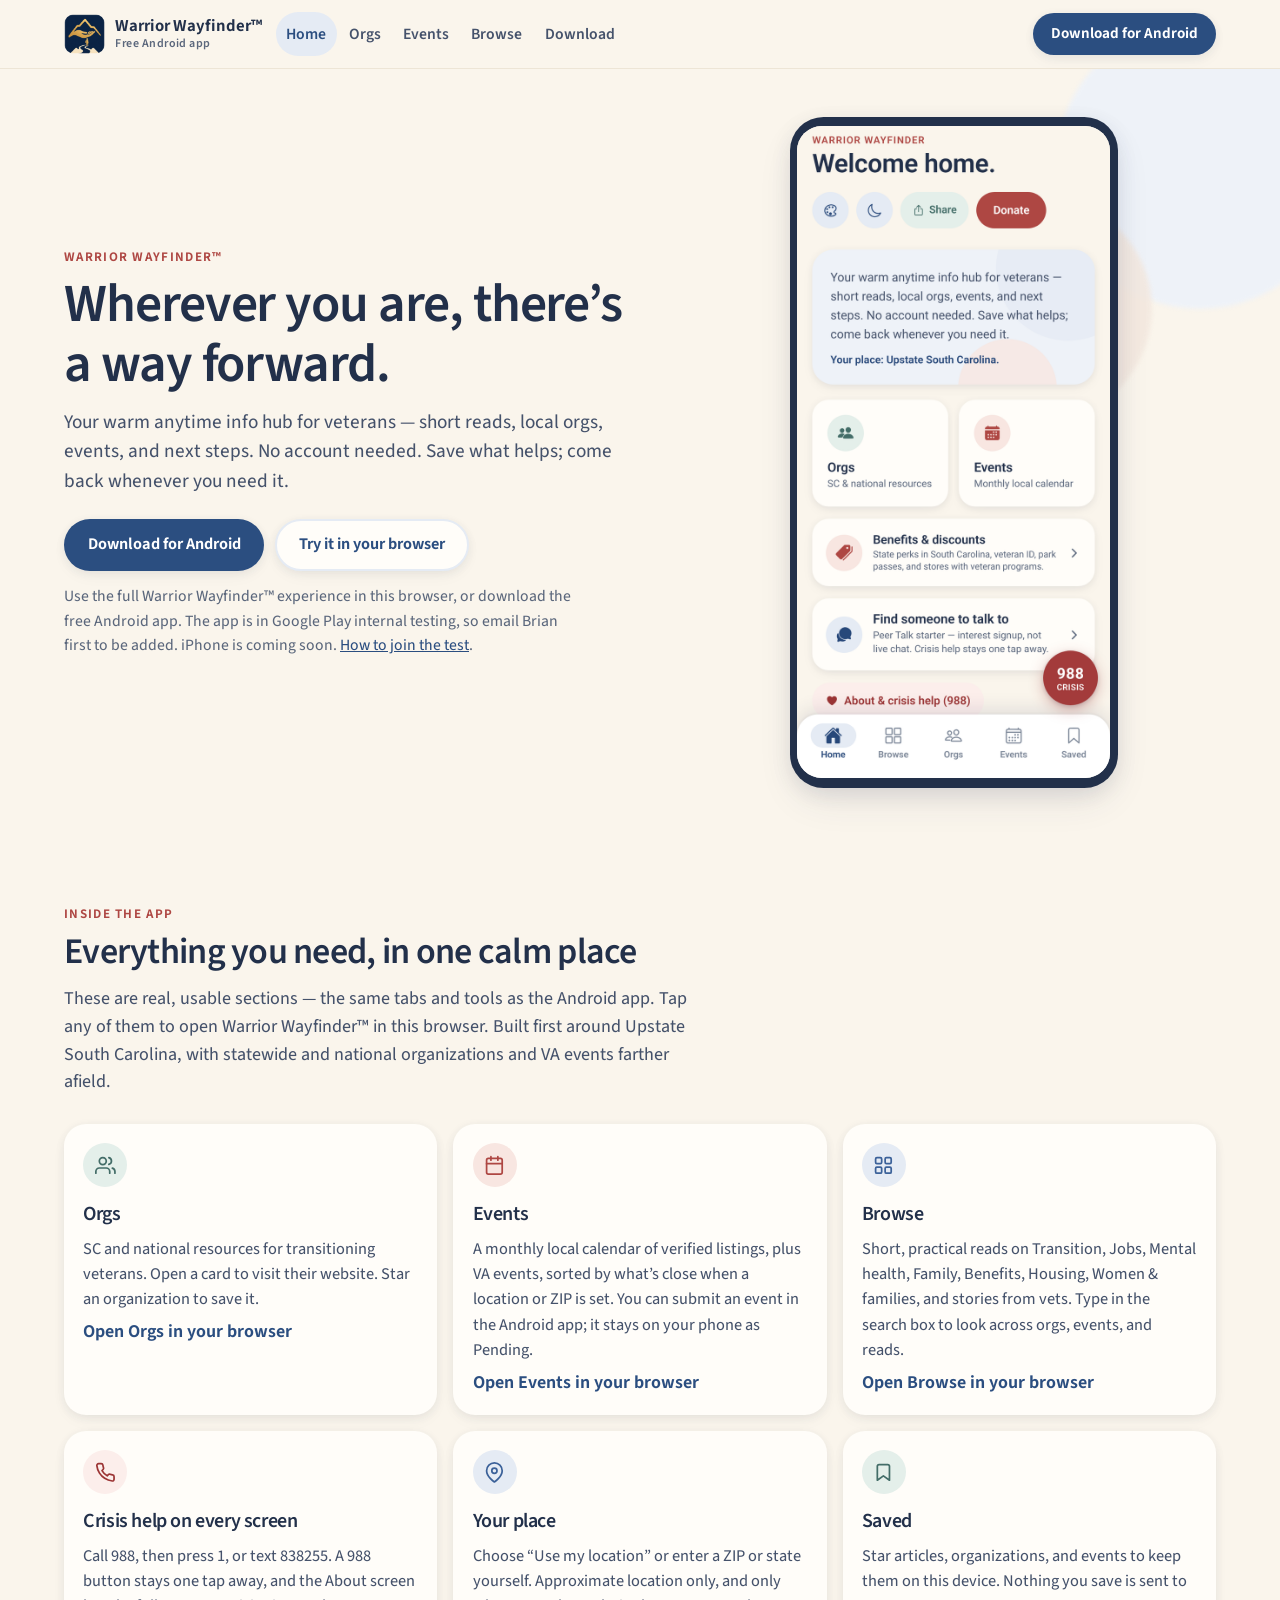
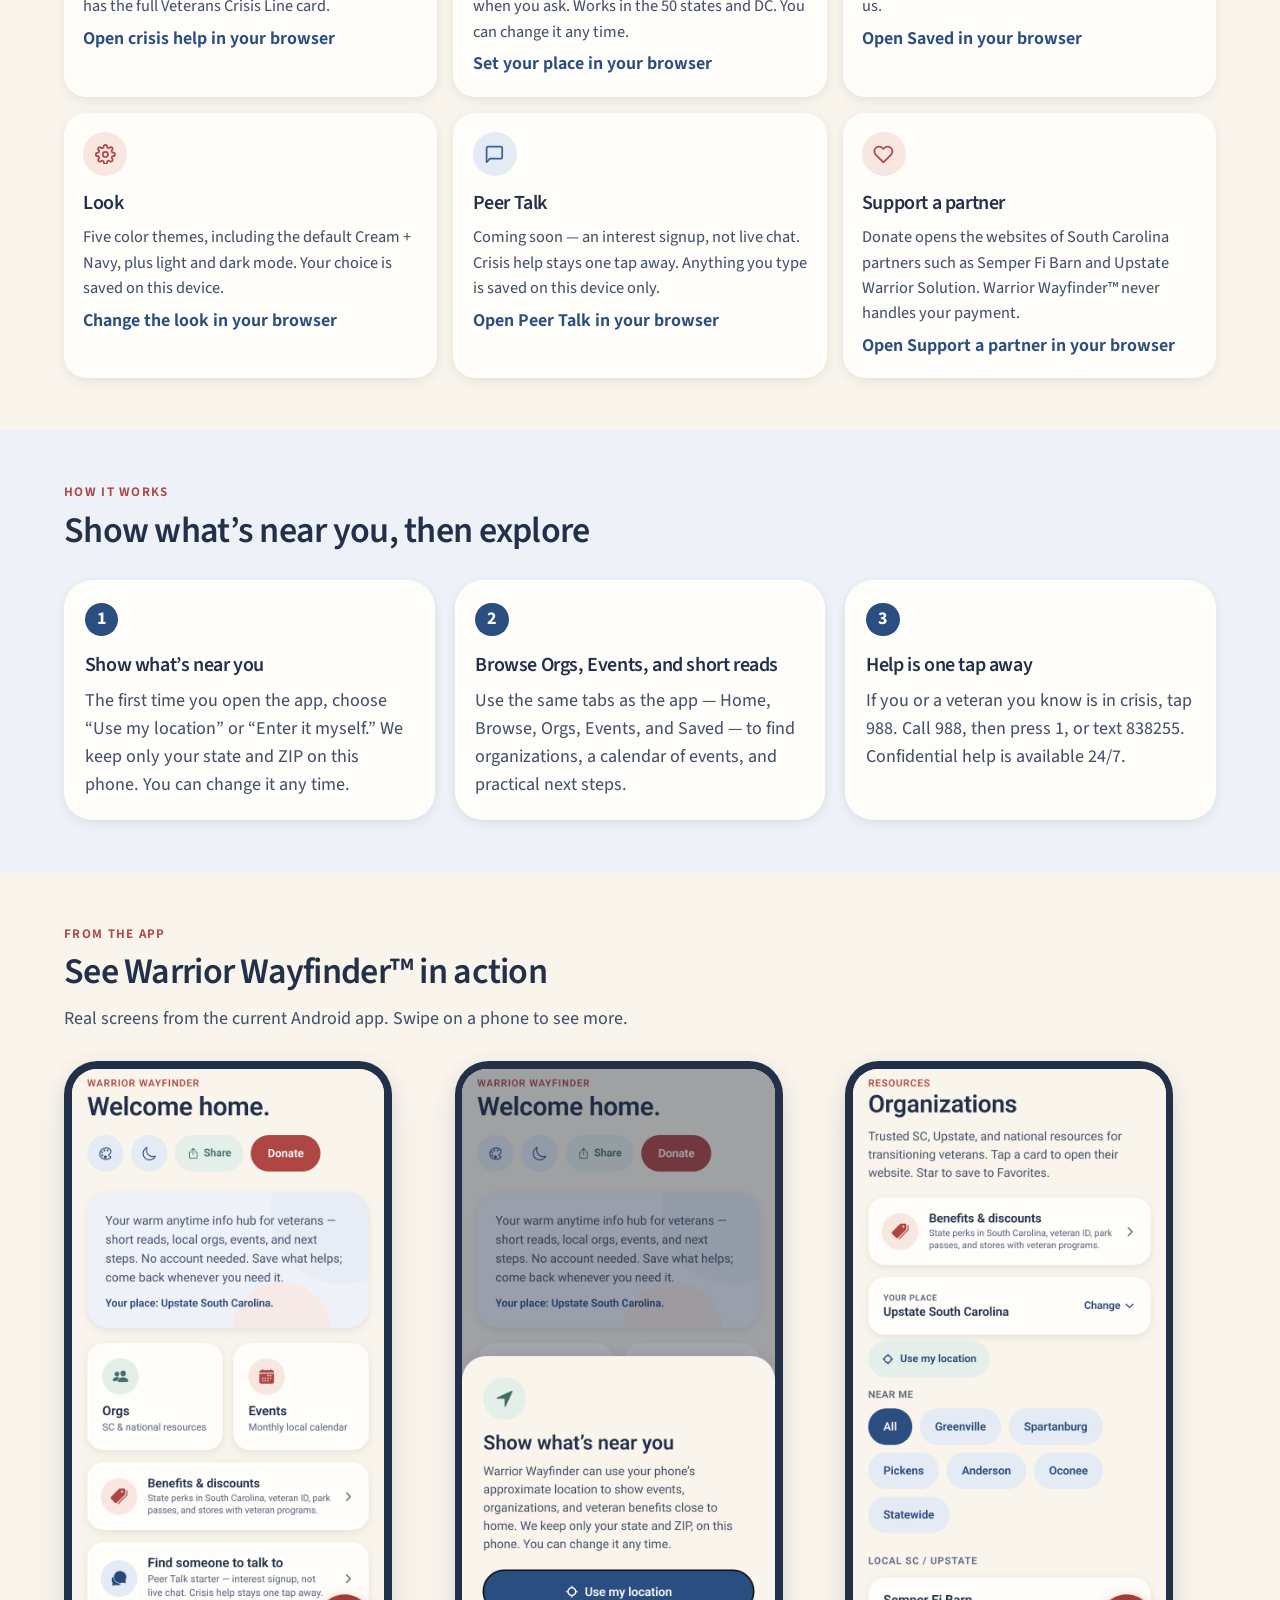
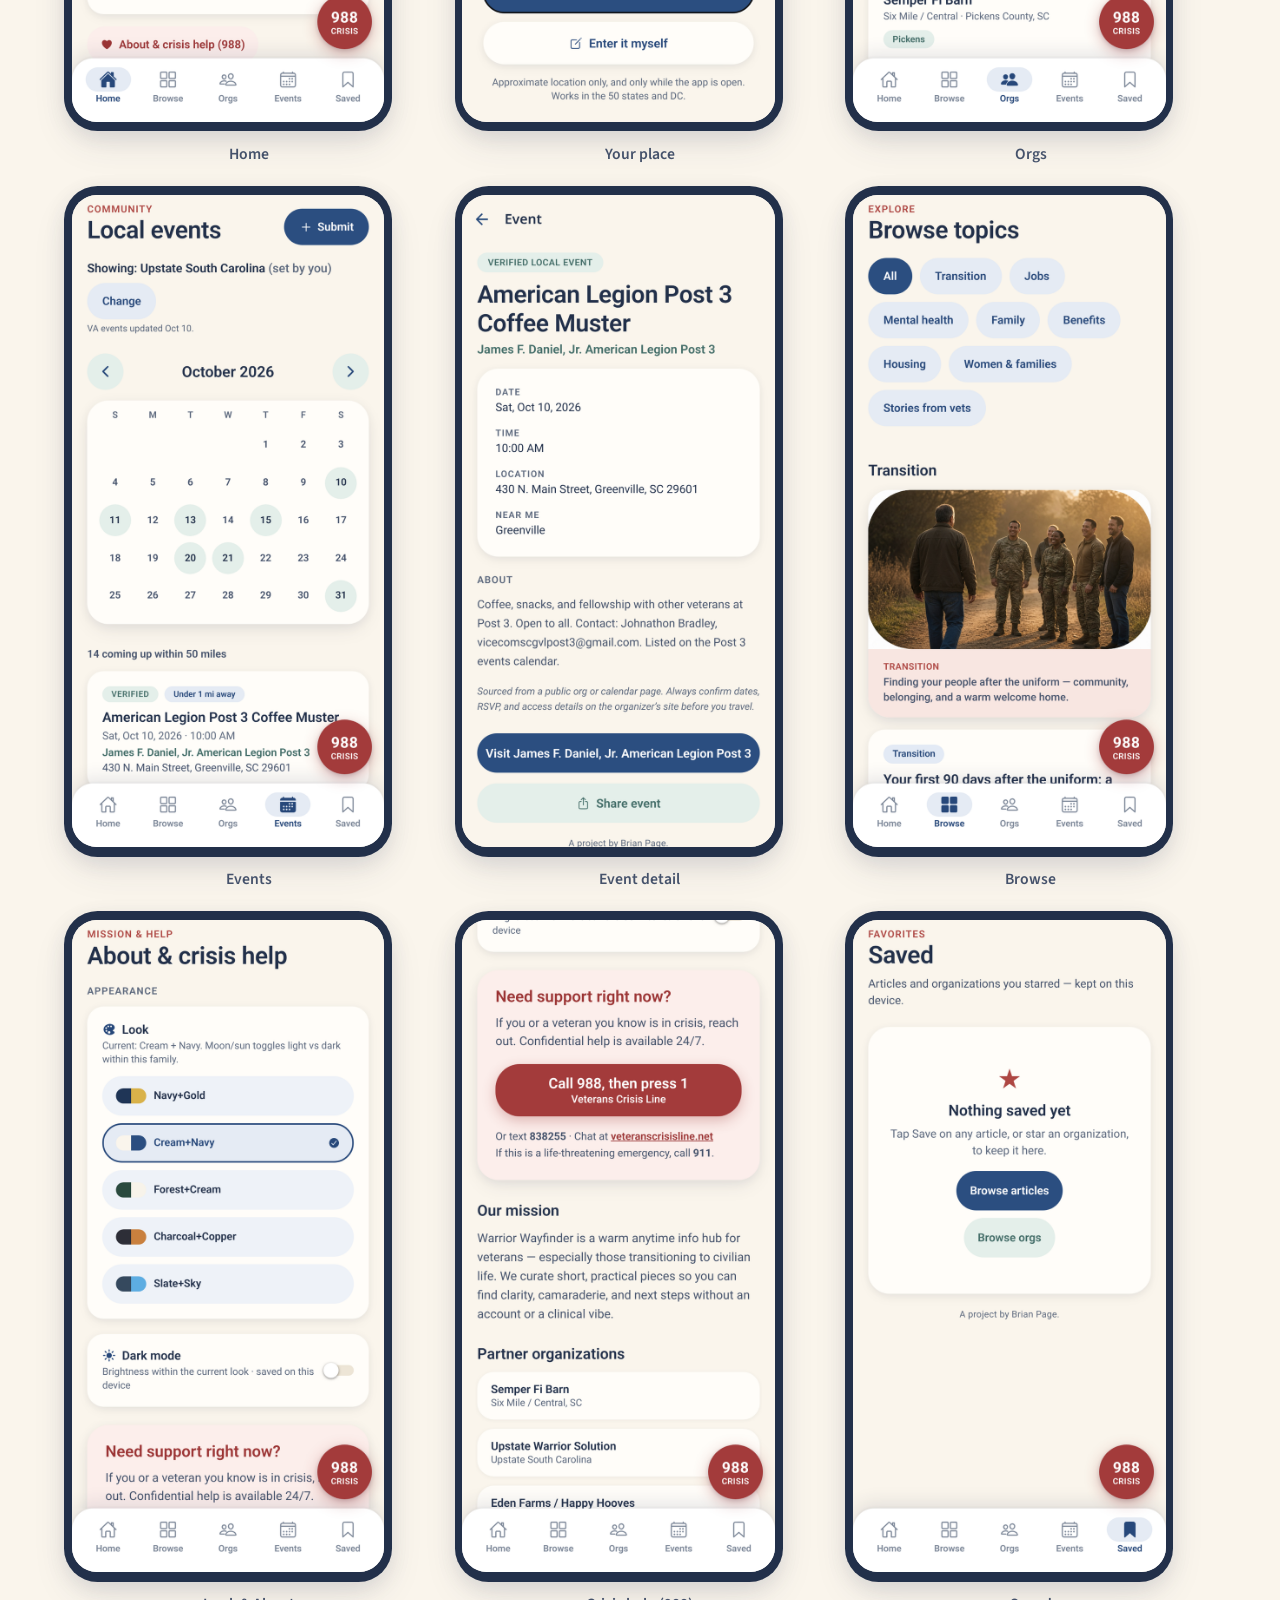
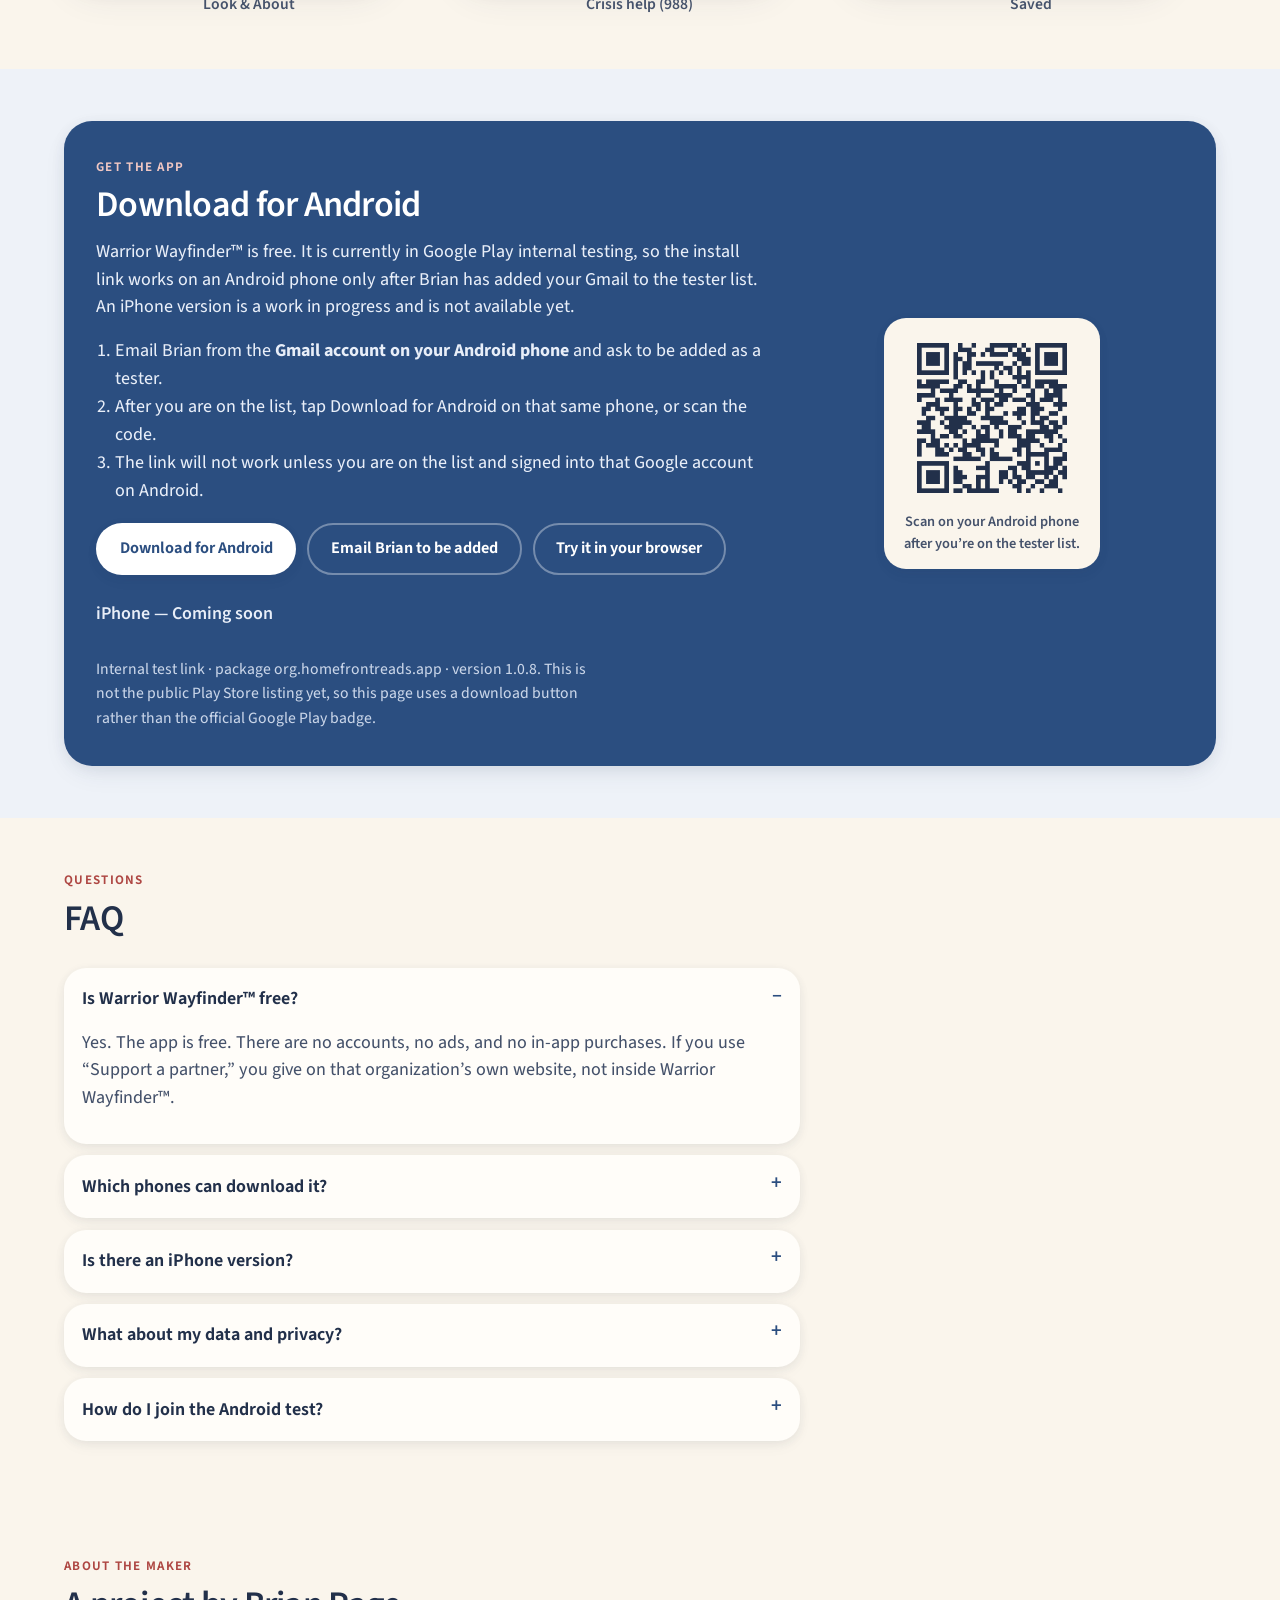
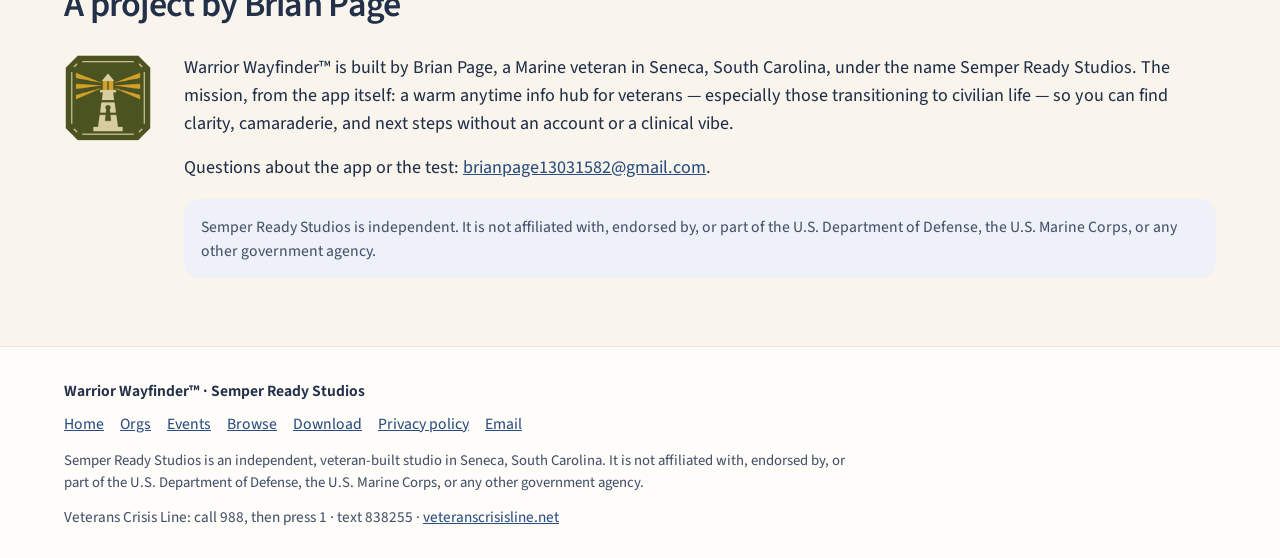
<file: index.html>
<!DOCTYPE html>
<html lang="en">
<head>
  <meta charset="utf-8">
  <meta name="viewport" content="width=device-width, initial-scale=1">
  <title>Warrior Wayfinder™ — Find support, events, and help near you</title>
  <meta name="description" content="Warrior Wayfinder™ is a free Android app for veterans. Find support organizations, events, and crisis help near you. No account needed. Download for Android (internal testing).">
  <meta name="theme-color" content="#FAF5EC">
  <link rel="icon" href="assets/app-icon.png" type="image/png">
  <link rel="apple-touch-icon" href="assets/app-icon.png">
  <link rel="stylesheet" href="styles.css">
  <link rel="stylesheet" href="app.css?v=3">
  <script>
    if (/^#\/(home|browse|orgs|events|saved|place|crisis|about|peer-talk|donate|article)\b/.test(location.hash)) {
      document.documentElement.classList.add('boot-app');
    }
  </script>
</head>
<body>
  <a class="skip" href="#main">Skip to content</a>

  <div id="marketing">
  <header class="site-header">
    <div class="wrap">
      <a class="brand" href="index.html">
        <img src="assets/app-icon.png" width="512" height="512" alt="">
        <span class="brand-name">
          <strong>Warrior Wayfinder™</strong>
          <span>Free Android app</span>
        </span>
      </a>
      <nav class="nav" aria-label="Primary">
        <a href="#home" aria-current="page">Home</a>
        <a href="#/orgs">Orgs</a>
        <a href="#/events">Events</a>
        <a href="#/browse">Browse</a>
        <a href="#download">Download</a>
      </nav>
      <a class="btn btn-primary btn-sm header-cta" href="https://play.google.com/apps/internaltest/4701648640906943757" rel="noopener noreferrer">Download for Android</a>
    </div>
  </header>

  <main id="main">
    <section class="hero" id="home" aria-labelledby="hero-heading">
      <div class="hero-blobs" aria-hidden="true"><div class="blob-a"></div><div class="blob-b"></div></div>
      <div class="wrap hero-grid">
        <div>
          <p class="eyebrow">Warrior Wayfinder™</p>
          <h1 id="hero-heading">Wherever you are, there’s a way forward.</h1>
          <p class="lede">Your warm anytime info hub for veterans — short reads, local orgs, events, and next steps. No account needed. Save what helps; come back whenever you need it.</p>
          <div class="hero-actions">
            <a class="btn btn-primary" href="https://play.google.com/apps/internaltest/4701648640906943757" rel="noopener noreferrer">Download for Android</a>
            <a class="btn btn-secondary" href="#/home">Try it in your browser</a>
          </div>
          <p class="hero-note">Use the full Warrior Wayfinder™ experience in this browser, or download the free Android app. The app is in Google Play internal testing, so email Brian first to be added. iPhone is coming soon. <a href="#download">How to join the test</a>.</p>
        </div>
        <div class="phone-wrap">
          <div class="phone">
            <img src="assets/screen-home.png" width="720" height="1502" alt="Warrior Wayfinder home screen: Welcome home, shortcuts to Orgs and Events, Peer Talk, and a 988 crisis button above the Home, Browse, Orgs, Events, and Saved tabs.">
          </div>
        </div>
      </div>
    </section>

    <section id="orgs" aria-labelledby="features-heading">
      <div class="wrap">
        <div class="section-head">
          <p class="eyebrow">Inside the app</p>
          <h2 id="features-heading">Everything you need, in one calm place</h2>
          <p class="muted">These are real, usable sections — the same tabs and tools as the Android app. Tap any of them to open Warrior Wayfinder™ in this browser. Built first around Upstate South Carolina, with statewide and national organizations and VA events farther afield.</p>
        </div>
        <ul class="features">
          <li class="feature">
            <div class="feature-icon icon-sage" aria-hidden="true">
              <svg viewBox="0 0 24 24" fill="none" stroke="currentColor" stroke-width="2" stroke-linecap="round" stroke-linejoin="round"><path d="M17 21v-2a4 4 0 0 0-4-4H5a4 4 0 0 0-4 4v2"/><circle cx="9" cy="7" r="4"/><path d="M23 21v-2a4 4 0 0 0-3-3.87"/><path d="M16 3.13a4 4 0 0 1 0 7.75"/></svg>
            </div>
            <h3>Orgs</h3>
            <p>SC and national resources for transitioning veterans. Open a card to visit their website. Star an organization to save it.</p>
            <a class="feature-open" href="#/orgs">Open Orgs in your browser</a>
          </li>
          <li class="feature" id="events">
            <div class="feature-icon icon-warm" aria-hidden="true">
              <svg viewBox="0 0 24 24" fill="none" stroke="currentColor" stroke-width="2" stroke-linecap="round" stroke-linejoin="round"><rect x="3" y="4" width="18" height="18" rx="2"/><path d="M16 2v4M8 2v4M3 10h18"/></svg>
            </div>
            <h3>Events</h3>
            <p>A monthly local calendar of verified listings, plus VA events, sorted by what’s close when a location or ZIP is set. You can submit an event in the Android app; it stays on your phone as Pending.</p>
            <a class="feature-open" href="#/events">Open Events in your browser</a>
          </li>
          <li class="feature" id="browse">
            <div class="feature-icon icon-accent" aria-hidden="true">
              <svg viewBox="0 0 24 24" fill="none" stroke="currentColor" stroke-width="2" stroke-linecap="round" stroke-linejoin="round"><rect x="3" y="3" width="7" height="7" rx="1.5"/><rect x="14" y="3" width="7" height="7" rx="1.5"/><rect x="3" y="14" width="7" height="7" rx="1.5"/><rect x="14" y="14" width="7" height="7" rx="1.5"/></svg>
            </div>
            <h3>Browse</h3>
            <p>Short, practical reads on Transition, Jobs, Mental health, Family, Benefits, Housing, Women &amp; families, and stories from vets. Type in the search box to look across orgs, events, and reads.</p>
            <a class="feature-open" href="#/browse">Open Browse in your browser</a>
          </li>
          <li class="feature">
            <div class="feature-icon icon-crisis" aria-hidden="true">
              <svg viewBox="0 0 24 24" fill="none" stroke="currentColor" stroke-width="2" stroke-linecap="round" stroke-linejoin="round"><path d="M22 16.92v3a2 2 0 0 1-2.18 2 19.8 19.8 0 0 1-8.63-3.07 19.5 19.5 0 0 1-6-6A19.8 19.8 0 0 1 2.12 4.18 2 2 0 0 1 4.11 2h3a2 2 0 0 1 2 1.72c.13.96.35 1.9.68 2.81a2 2 0 0 1-.45 2.11L8.09 9.91a16 16 0 0 0 6 6l1.27-1.27a2 2 0 0 1 2.11-.45c.91.33 1.85.55 2.81.68A2 2 0 0 1 22 16.92z"/></svg>
            </div>
            <h3>Crisis help on every screen</h3>
            <p>Call 988, then press 1, or text 838255. A 988 button stays one tap away, and the About screen has the full Veterans Crisis Line card.</p>
            <a class="feature-open" href="#/crisis">Open crisis help in your browser</a>
          </li>
          <li class="feature">
            <div class="feature-icon icon-accent" aria-hidden="true">
              <svg viewBox="0 0 24 24" fill="none" stroke="currentColor" stroke-width="2" stroke-linecap="round" stroke-linejoin="round"><path d="M21 10c0 7-9 13-9 13s-9-6-9-13a9 9 0 0 1 18 0z"/><circle cx="12" cy="10" r="3"/></svg>
            </div>
            <h3>Your place</h3>
            <p>Choose “Use my location” or enter a ZIP or state yourself. Approximate location only, and only when you ask. Works in the 50 states and DC. You can change it any time.</p>
            <a class="feature-open" href="#/place">Set your place in your browser</a>
          </li>
          <li class="feature">
            <div class="feature-icon icon-sage" aria-hidden="true">
              <svg viewBox="0 0 24 24" fill="none" stroke="currentColor" stroke-width="2" stroke-linecap="round" stroke-linejoin="round"><path d="M19 21l-7-5-7 5V5a2 2 0 0 1 2-2h10a2 2 0 0 1 2 2z"/></svg>
            </div>
            <h3>Saved</h3>
            <p>Star articles, organizations, and events to keep them on this device. Nothing you save is sent to us.</p>
            <a class="feature-open" href="#/saved">Open Saved in your browser</a>
          </li>
          <li class="feature">
            <div class="feature-icon icon-warm" aria-hidden="true">
              <svg viewBox="0 0 24 24" fill="none" stroke="currentColor" stroke-width="2" stroke-linecap="round" stroke-linejoin="round"><circle cx="12" cy="12" r="3"/><path d="M19.4 15a1.65 1.65 0 0 0 .33 1.82l.06.06a2 2 0 1 1-2.83 2.83l-.06-.06a1.65 1.65 0 0 0-1.82-.33 1.65 1.65 0 0 0-1 1.51V21a2 2 0 1 1-4 0v-.09A1.65 1.65 0 0 0 9 19.4a1.65 1.65 0 0 0-1.82.33l-.06.06a2 2 0 1 1-2.83-2.83l.06-.06A1.65 1.65 0 0 0 4.68 15a1.65 1.65 0 0 0-1.51-1H3a2 2 0 1 1 0-4h.09A1.65 1.65 0 0 0 4.6 9a1.65 1.65 0 0 0-.33-1.82l-.06-.06a2 2 0 1 1 2.83-2.83l.06.06A1.65 1.65 0 0 0 9 4.68a1.65 1.65 0 0 0 1-1.51V3a2 2 0 1 1 4 0v.09a1.65 1.65 0 0 0 1 1.51 1.65 1.65 0 0 0 1.82-.33l.06-.06a2 2 0 1 1 2.83 2.83l-.06.06A1.65 1.65 0 0 0 19.4 9a1.65 1.65 0 0 0 1.51 1H21a2 2 0 1 1 0 4h-.09a1.65 1.65 0 0 0-1.51 1z"/></svg>
            </div>
            <h3>Look</h3>
            <p>Five color themes, including the default Cream + Navy, plus light and dark mode. Your choice is saved on this device.</p>
            <a class="feature-open" href="#/about">Change the look in your browser</a>
          </li>
          <li class="feature">
            <div class="feature-icon icon-accent" aria-hidden="true">
              <svg viewBox="0 0 24 24" fill="none" stroke="currentColor" stroke-width="2" stroke-linecap="round" stroke-linejoin="round"><path d="M21 15a2 2 0 0 1-2 2H7l-4 4V5a2 2 0 0 1 2-2h14a2 2 0 0 1 2 2z"/></svg>
            </div>
            <h3>Peer Talk</h3>
            <p>Coming soon — an interest signup, not live chat. Crisis help stays one tap away. Anything you type is saved on this device only.</p>
            <a class="feature-open" href="#/peer-talk">Open Peer Talk in your browser</a>
          </li>
          <li class="feature">
            <div class="feature-icon icon-warm" aria-hidden="true">
              <svg viewBox="0 0 24 24" fill="none" stroke="currentColor" stroke-width="2" stroke-linecap="round" stroke-linejoin="round"><path d="M20.84 4.61a5.5 5.5 0 0 0-7.78 0L12 5.67l-1.06-1.06a5.5 5.5 0 0 0-7.78 7.78l1.06 1.06L12 21.23l7.78-7.78 1.06-1.06a5.5 5.5 0 0 0 0-7.78z"/></svg>
            </div>
            <h3>Support a partner</h3>
            <p>Donate opens the websites of South Carolina partners such as Semper Fi Barn and Upstate Warrior Solution. Warrior Wayfinder™ never handles your payment.</p>
            <a class="feature-open" href="#/donate">Open Support a partner in your browser</a>
          </li>
        </ul>
      </div>
    </section>

    <section class="band-wash" id="how" aria-labelledby="how-heading">
      <div class="wrap">
        <div class="section-head">
          <p class="eyebrow">How it works</p>
          <h2 id="how-heading">Show what’s near you, then explore</h2>
        </div>
        <ol class="steps">
          <li class="step">
            <h3>Show what’s near you</h3>
            <p>The first time you open the app, choose “Use my location” or “Enter it myself.” We keep only your state and ZIP on this phone. You can change it any time.</p>
          </li>
          <li class="step">
            <h3>Browse Orgs, Events, and short reads</h3>
            <p>Use the same tabs as the app — Home, Browse, Orgs, Events, and Saved — to find organizations, a calendar of events, and practical next steps.</p>
          </li>
          <li class="step">
            <h3>Help is one tap away</h3>
            <p>If you or a veteran you know is in crisis, tap 988. Call 988, then press 1, or text 838255. Confidential help is available 24/7.</p>
          </li>
        </ol>
      </div>
    </section>

    <section id="gallery" aria-labelledby="gallery-heading">
      <div class="wrap">
        <div class="section-head">
          <p class="eyebrow">From the app</p>
          <h2 id="gallery-heading">See Warrior Wayfinder™ in action</h2>
          <p class="muted">Real screens from the current Android app. Swipe on a phone to see more.</p>
        </div>
        <div class="gallery">
          <figure>
            <div class="phone"><img src="assets/screen-home.png" width="720" height="1502" alt="Home screen with Welcome home, Orgs and Events shortcuts, and the 988 button."></div>
            <figcaption>Home</figcaption>
          </figure>
          <figure>
            <div class="phone"><img src="assets/screen-location.png" width="720" height="1502" alt="Show what’s near you card with Use my location and Enter it myself choices."></div>
            <figcaption>Your place</figcaption>
          </figure>
          <figure>
            <div class="phone"><img src="assets/screen-orgs.png" width="720" height="1502" alt="Organizations directory with a place picker and local veteran groups."></div>
            <figcaption>Orgs</figcaption>
          </figure>
          <figure>
            <div class="phone"><img src="assets/screen-events.png" width="720" height="1502" alt="Local events calendar for October 2026, with verified listings and a submit button."></div>
            <figcaption>Events</figcaption>
          </figure>
          <figure>
            <div class="phone"><img src="assets/screen-event-detail.png" width="720" height="1502" alt="Event detail for a verified local American Legion coffee muster in Greenville, with date, time, and location."></div>
            <figcaption>Event detail</figcaption>
          </figure>
          <figure>
            <div class="phone"><img src="assets/screen-browse.png" width="720" height="1502" alt="Browse topics screen with chips for Transition, Jobs, Mental health, Family, Benefits, Housing, and more."></div>
            <figcaption>Browse</figcaption>
          </figure>
          <figure>
            <div class="phone"><img src="assets/screen-about.png" width="720" height="1502" alt="About and crisis help screen showing appearance themes, with Cream + Navy selected, and the start of the 988 crisis card."></div>
            <figcaption>Look &amp; About</figcaption>
          </figure>
          <figure>
            <div class="phone"><img src="assets/screen-about-crisis.png" width="720" height="1502" alt="Veterans Crisis Line card: Call 988, then press 1, or text 838255, above the app’s mission and partner organizations."></div>
            <figcaption>Crisis help (988)</figcaption>
          </figure>
          <figure>
            <div class="phone"><img src="assets/screen-saved.png" width="720" height="1502" alt="Saved tab for favorited articles and organizations kept on the device."></div>
            <figcaption>Saved</figcaption>
          </figure>
        </div>
      </div>
    </section>

    <section class="band-wash" id="download" aria-labelledby="download-heading">
      <div class="wrap">
        <div class="download-panel">
          <div>
            <p class="eyebrow" style="color:#f0c7c3">Get the app</p>
            <h2 id="download-heading">Download for Android</h2>
            <p>Warrior Wayfinder™ is free. It is currently in Google Play internal testing, so the install link works on an Android phone only after Brian has added your Gmail to the tester list. An iPhone version is a work in progress and is not available yet.</p>
            <ol>
              <li>Email Brian from the <strong>Gmail account on your Android phone</strong> and ask to be added as a tester.</li>
              <li>After you are on the list, tap Download for Android on that same phone, or scan the code.</li>
              <li>The link will not work unless you are on the list and signed into that Google account on Android.</li>
            </ol>
            <div class="hero-actions">
              <a class="btn btn-primary" href="https://play.google.com/apps/internaltest/4701648640906943757" rel="noopener noreferrer">Download for Android</a>
              <a class="btn btn-secondary" href="mailto:brianpage13031582@gmail.com">Email Brian to be added</a>
              <a class="btn btn-secondary" href="#/home">Try it in your browser</a>
            </div>
            <p class="coming-soon" aria-label="iPhone coming soon">iPhone — Coming soon</p>
            <p class="hero-note" style="color:#c9d5e8;margin-top:.85rem">Internal test link · package org.homefrontreads.app · version 1.0.8. This is not the public Play Store listing yet, so this page uses a download button rather than the official Google Play badge.</p>
          </div>
          <div class="qr-card">
            <img src="assets/qr-android-test.png" width="444" height="444" alt="QR code that opens the Warrior Wayfinder Android internal test link on Google Play.">
            <p>Scan on your Android phone after you’re on the tester list.</p>
          </div>
        </div>
      </div>
    </section>

    <section id="faq" aria-labelledby="faq-heading">
      <div class="wrap">
        <div class="section-head">
          <p class="eyebrow">Questions</p>
          <h2 id="faq-heading">FAQ</h2>
        </div>
        <div class="faq">
          <details open>
            <summary>Is Warrior Wayfinder™ free?</summary>
            <p>Yes. The app is free. There are no accounts, no ads, and no in-app purchases. If you use “Support a partner,” you give on that organization’s own website, not inside Warrior Wayfinder™.</p>
          </details>
          <details>
            <summary>Which phones can download it?</summary>
            <p>The current app is Android only, through Google Play internal testing. You need an Android phone and the Gmail account on that phone must be on the tester list. Then use the Download for Android button or scan the code.</p>
          </details>
          <details>
            <summary>Is there an iPhone version?</summary>
            <p>Not yet. An iPhone version is a work in progress and is not available. There is no TestFlight link to share today.</p>
          </details>
          <details>
            <summary>What about my data and privacy?</summary>
            <p>No accounts, no ads, and no personal data sold. Your location stays on your phone or in this browser. Approximate location is optional; you can type a ZIP or pick a state instead. The app and this website download a public events and organizations list from GitHub. Read the full <a href="privacy.html">privacy policy</a>.</p>
          </details>
          <details>
            <summary>How do I join the Android test?</summary>
            <p>Email <a href="mailto:brianpage13031582@gmail.com">brianpage13031582@gmail.com</a> from the Gmail on your Android phone and ask to be added. After Brian adds you, tap Download for Android or scan the QR code on that same phone.</p>
          </details>
        </div>
      </div>
    </section>

    <section id="about" aria-labelledby="maker-heading">
      <div class="wrap">
        <div class="section-head">
          <p class="eyebrow">About the maker</p>
          <h2 id="maker-heading">A project by Brian Page</h2>
        </div>
        <div class="maker">
          <img class="maker-mark" src="assets/logo-mark.png" width="512" height="512" alt="Semper Ready Studios lighthouse mark">
          <div>
            <p>Warrior Wayfinder™ is built by Brian Page, a Marine veteran in Seneca, South Carolina, under the name Semper Ready Studios. The mission, from the app itself: a warm anytime info hub for veterans — especially those transitioning to civilian life — so you can find clarity, camaraderie, and next steps without an account or a clinical vibe.</p>
            <p>Questions about the app or the test: <a href="mailto:brianpage13031582@gmail.com">brianpage13031582@gmail.com</a>.</p>
            <p class="disclaimer">Semper Ready Studios is independent. It is not affiliated with, endorsed by, or part of the U.S. Department of Defense, the U.S. Marine Corps, or any other government agency.</p>
          </div>
        </div>
      </div>
    </section>
  </main>

  <footer class="site-footer">
    <div class="wrap">
      <div class="foot-brand">Warrior Wayfinder™ · Semper Ready Studios</div>
      <nav class="foot-nav" aria-label="Footer">
        <a href="#home">Home</a>
        <a href="#/orgs">Orgs</a>
        <a href="#/events">Events</a>
        <a href="#/browse">Browse</a>
        <a href="#download">Download</a>
        <a href="privacy.html">Privacy policy</a>
        <a href="mailto:brianpage13031582@gmail.com">Email</a>
      </nav>
      <p class="foot-disc">Semper Ready Studios is an independent, veteran-built studio in Seneca, South Carolina. It is not affiliated with, endorsed by, or part of the U.S. Department of Defense, the U.S. Marine Corps, or any other government agency.</p>
      <p class="crisis-line">Veterans Crisis Line: call 988, then press 1 · text 838255 · <a href="https://www.veteranscrisisline.net/" rel="noopener noreferrer">veteranscrisisline.net</a></p>
    </div>
  </footer>
  </div>

  <div id="app-root" hidden></div>
  <script type="module" src="js/main.js?v=3"></script>
</body>
</html>
</file>
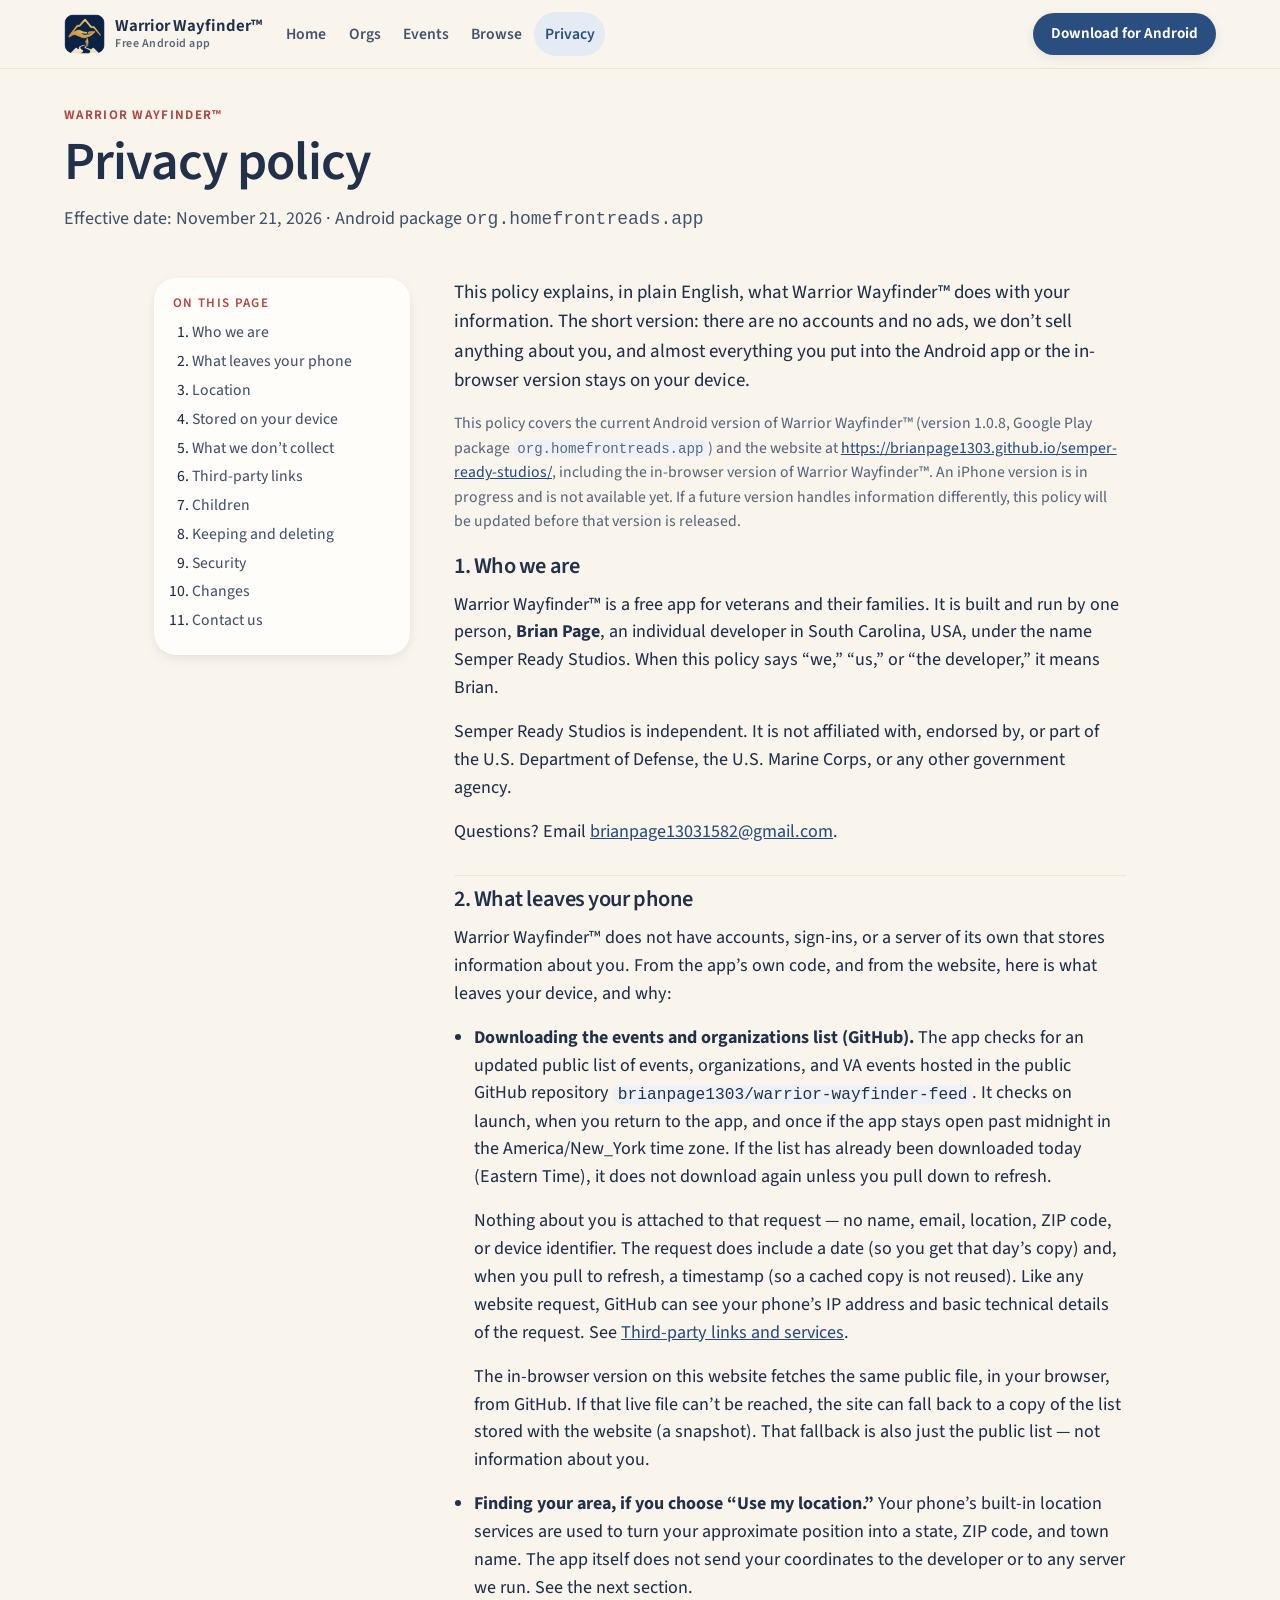
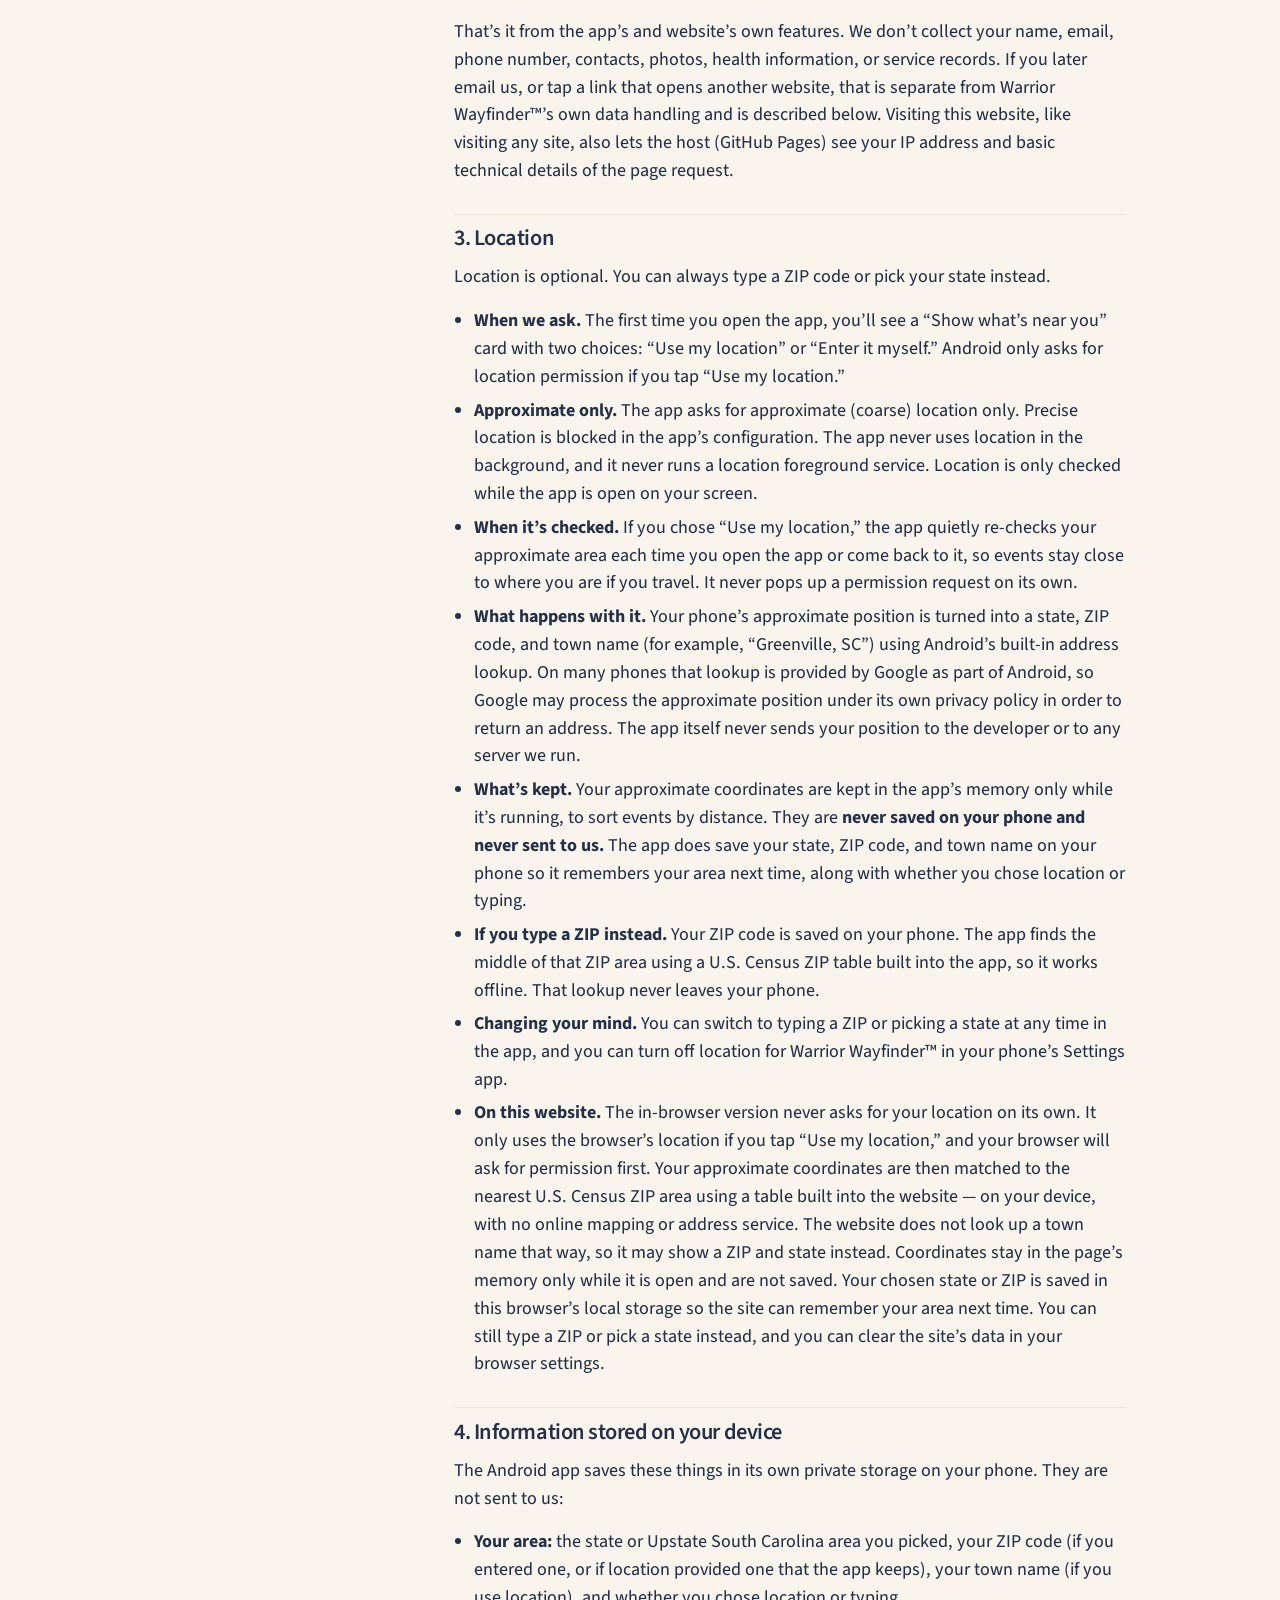
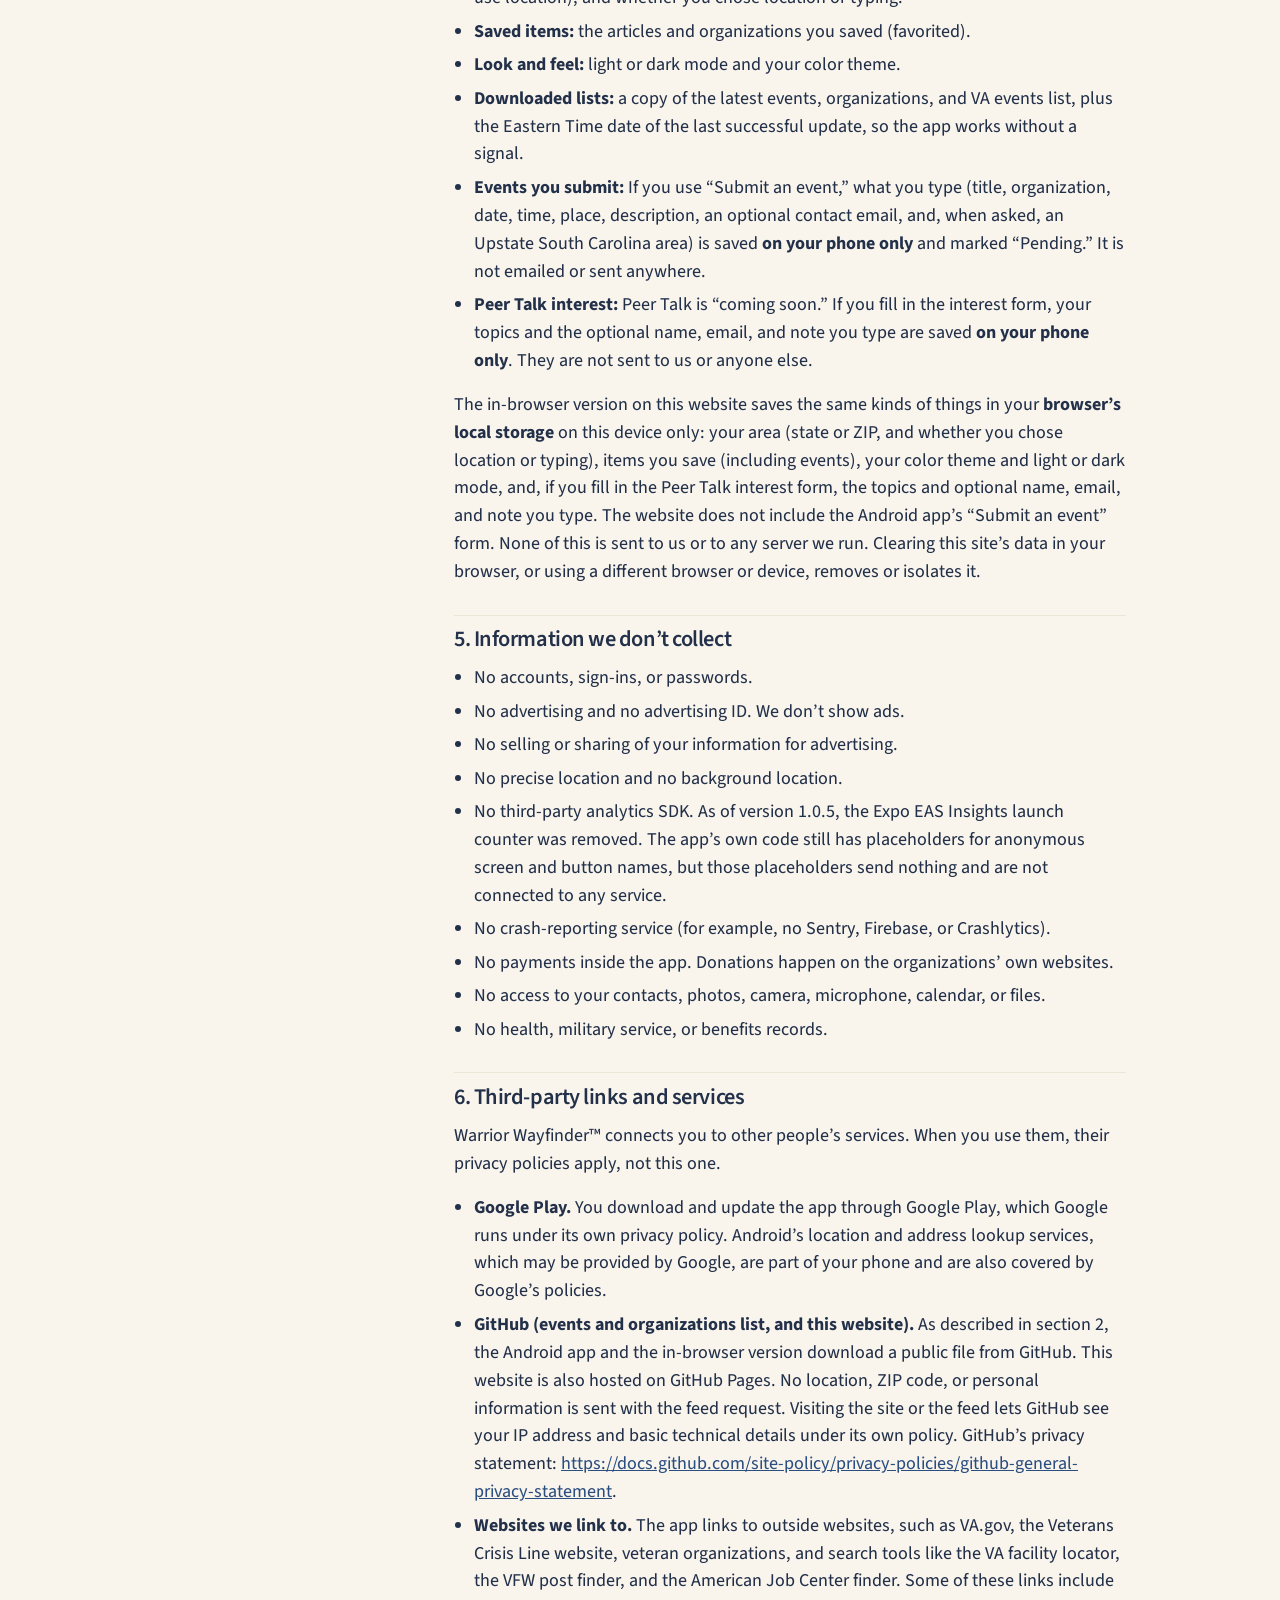
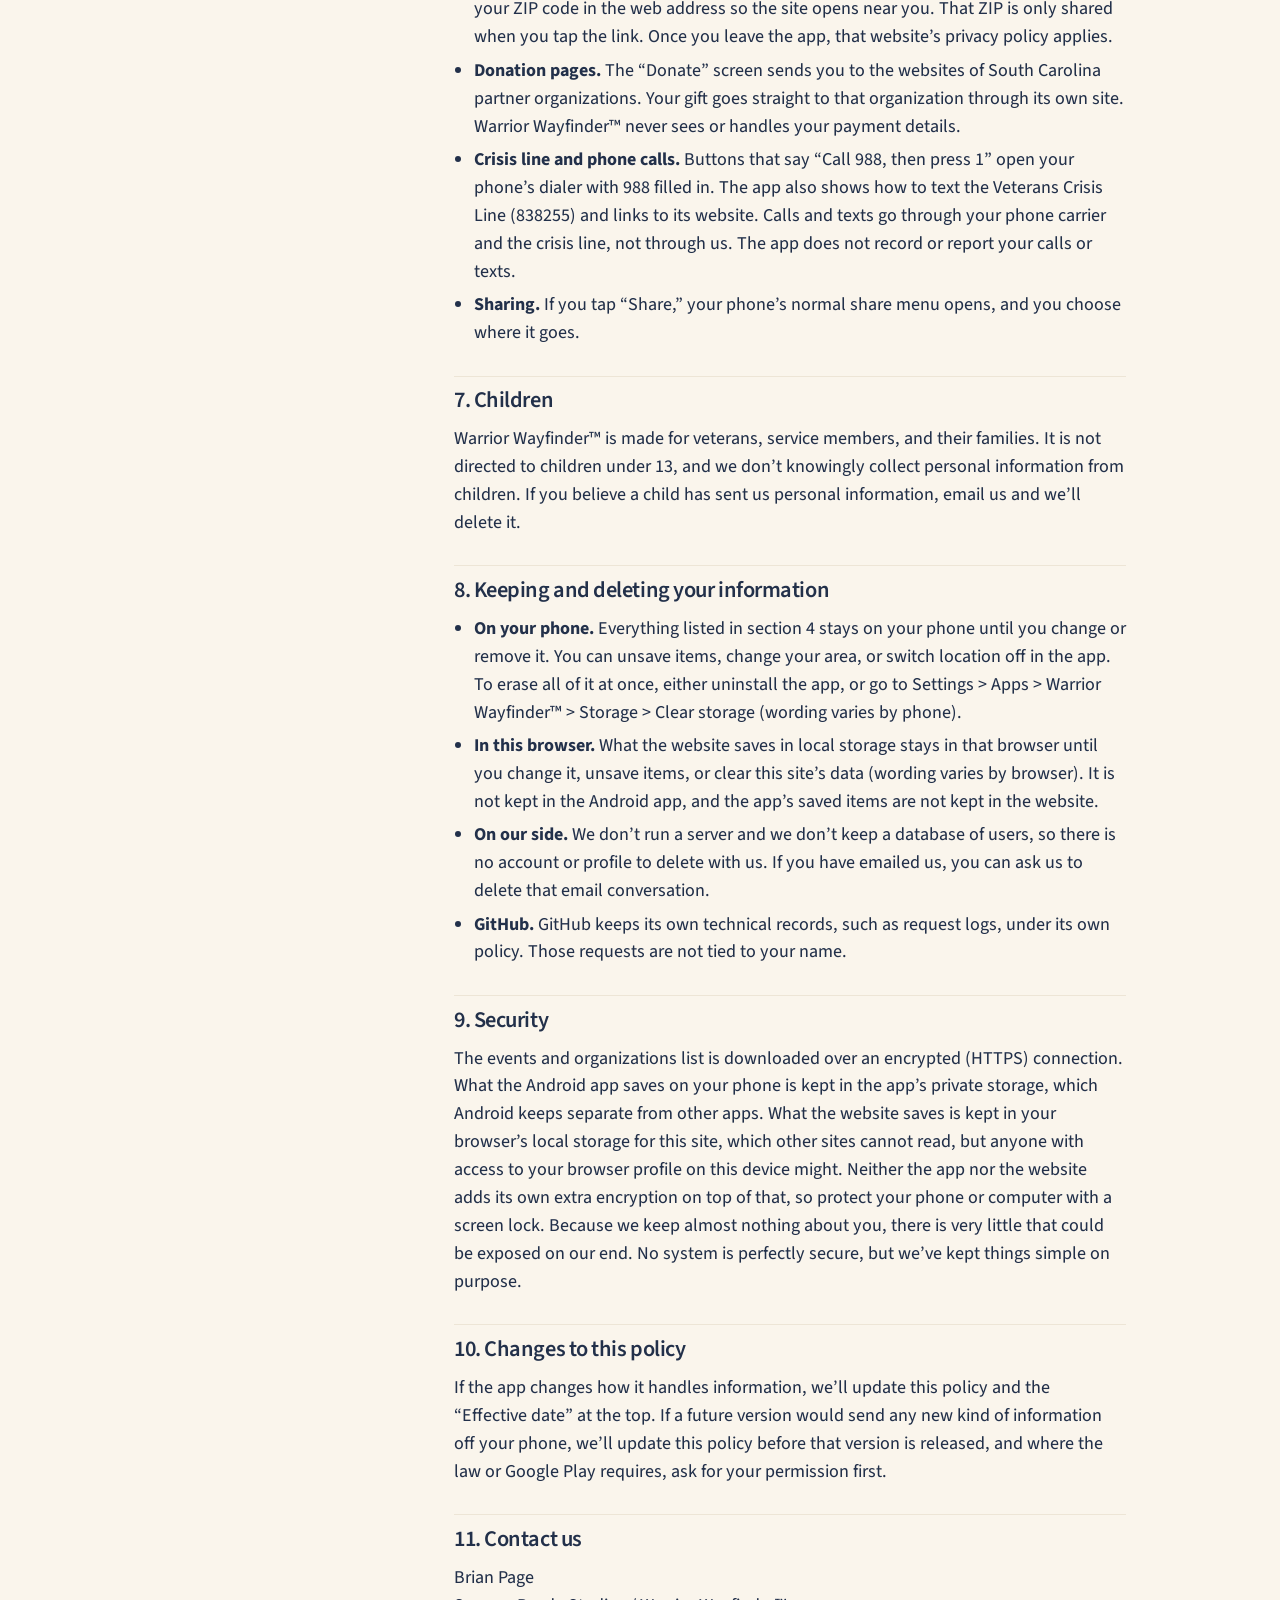
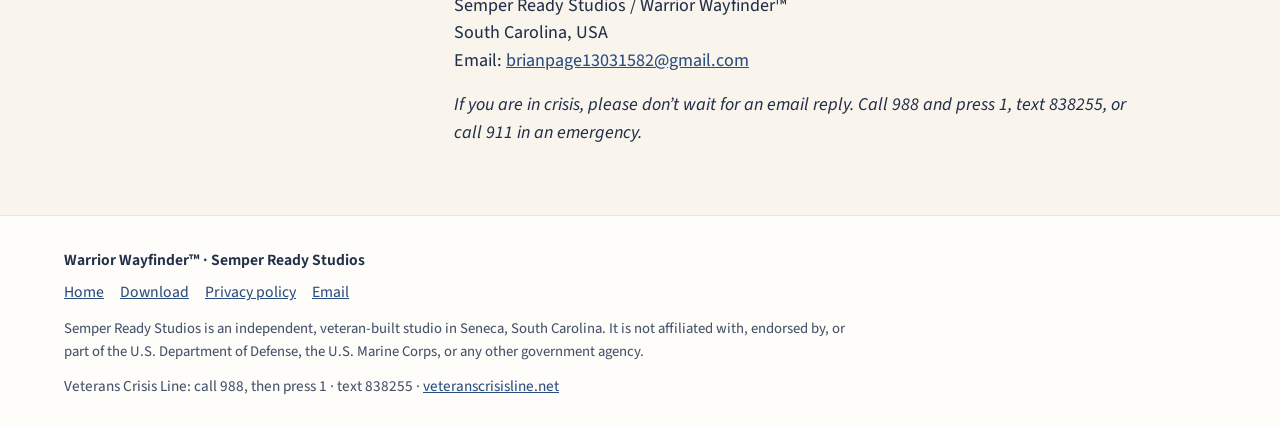
<file: privacy.html>
<!DOCTYPE html>
<html lang="en">
<head>
  <meta charset="utf-8">
  <meta name="viewport" content="width=device-width, initial-scale=1">
  <title>Privacy Policy — Warrior Wayfinder™</title>
  <meta name="description" content="Privacy policy for Warrior Wayfinder™, the free Android app and website from Semper Ready Studios. Effective November 21, 2026.">
  <meta name="theme-color" content="#FAF5EC">
  <link rel="icon" href="assets/app-icon.png" type="image/png">
  <link rel="apple-touch-icon" href="assets/app-icon.png">
  <link rel="stylesheet" href="styles.css">
</head>
<body>
  <a class="skip" href="#main">Skip to content</a>

  <header class="site-header">
    <div class="wrap">
      <a class="brand" href="index.html">
        <img src="assets/app-icon.png" width="512" height="512" alt="">
        <span class="brand-name">
          <strong>Warrior Wayfinder™</strong>
          <span>Free Android app</span>
        </span>
      </a>
      <nav class="nav" aria-label="Primary">
        <a href="index.html">Home</a>
        <a href="index.html#/orgs">Orgs</a>
        <a href="index.html#/events">Events</a>
        <a href="index.html#/browse">Browse</a>
        <a href="privacy.html" aria-current="page">Privacy</a>
      </nav>
      <a class="btn btn-primary btn-sm header-cta" href="https://play.google.com/apps/internaltest/4701648640906943757" rel="noopener noreferrer">Download for Android</a>
    </div>
  </header>

  <main id="main">
    <header class="policy-hero">
      <div class="wrap">
        <p class="eyebrow">Warrior Wayfinder™</p>
        <h1>Privacy policy</h1>
        <p class="muted">Effective date: November 21, 2026 · Android package <code>org.homefrontreads.app</code></p>
      </div>
    </header>

    <div class="wrap policy-layout">
      <nav class="toc" aria-label="On this page">
        <h2>On this page</h2>
        <ol>
          <li><a href="#who">Who we are</a></li>
          <li><a href="#leaves">What leaves your phone</a></li>
          <li><a href="#location">Location</a></li>
          <li><a href="#on-device">Stored on your device</a></li>
          <li><a href="#not-collected">What we don’t collect</a></li>
          <li><a href="#third-parties">Third-party links</a></li>
          <li><a href="#children">Children</a></li>
          <li><a href="#deletion">Keeping and deleting</a></li>
          <li><a href="#security">Security</a></li>
          <li><a href="#changes">Changes</a></li>
          <li><a href="#contact">Contact us</a></li>
        </ol>
      </nav>

      <article class="policy">
        <p class="lead">This policy explains, in plain English, what Warrior Wayfinder™ does with your information. The short version: there are no accounts and no ads, we don’t sell anything about you, and almost everything you put into the Android app or the in-browser version stays on your device.</p>
        <p class="updated">This policy covers the current Android version of Warrior Wayfinder™ (version 1.0.8, Google Play package <code>org.homefrontreads.app</code>) and the website at <a href="index.html">https://brianpage1303.github.io/semper-ready-studios/</a>, including the in-browser version of Warrior Wayfinder™. An iPhone version is in progress and is not available yet. If a future version handles information differently, this policy will be updated before that version is released.</p>

        <h2 id="who">1. Who we are</h2>
        <p>Warrior Wayfinder™ is a free app for veterans and their families. It is built and run by one person, <strong>Brian Page</strong>, an individual developer in South Carolina, USA, under the name Semper Ready Studios. When this policy says “we,” “us,” or “the developer,” it means Brian.</p>
        <p>Semper Ready Studios is independent. It is not affiliated with, endorsed by, or part of the U.S. Department of Defense, the U.S. Marine Corps, or any other government agency.</p>
        <p>Questions? Email <a href="mailto:brianpage13031582@gmail.com">brianpage13031582@gmail.com</a>.</p>

        <h2 id="leaves">2. What leaves your phone</h2>
        <p>Warrior Wayfinder™ does not have accounts, sign-ins, or a server of its own that stores information about you. From the app’s own code, and from the website, here is what leaves your device, and why:</p>
        <ul>
          <li>
            <p><strong>Downloading the events and organizations list (GitHub).</strong> The app checks for an updated public list of events, organizations, and VA events hosted in the public GitHub repository <code>brianpage1303/warrior-wayfinder-feed</code>. It checks on launch, when you return to the app, and once if the app stays open past midnight in the America/New_York time zone. If the list has already been downloaded today (Eastern Time), it does not download again unless you pull down to refresh.</p>
            <p>Nothing about you is attached to that request — no name, email, location, ZIP code, or device identifier. The request does include a date (so you get that day’s copy) and, when you pull to refresh, a timestamp (so a cached copy is not reused). Like any website request, GitHub can see your phone’s IP address and basic technical details of the request. See <a href="#third-parties">Third-party links and services</a>.</p>
            <p>The in-browser version on this website fetches the same public file, in your browser, from GitHub. If that live file can’t be reached, the site can fall back to a copy of the list stored with the website (a snapshot). That fallback is also just the public list — not information about you.</p>
          </li>
          <li>
            <p><strong>Finding your area, if you choose “Use my location.”</strong> Your phone’s built-in location services are used to turn your approximate position into a state, ZIP code, and town name. The app itself does not send your coordinates to the developer or to any server we run. See the next section.</p>
          </li>
        </ul>
        <p>That’s it from the app’s and website’s own features. We don’t collect your name, email, phone number, contacts, photos, health information, or service records. If you later email us, or tap a link that opens another website, that is separate from Warrior Wayfinder™’s own data handling and is described below. Visiting this website, like visiting any site, also lets the host (GitHub Pages) see your IP address and basic technical details of the page request.</p>

        <h2 id="location">3. Location</h2>
        <p>Location is optional. You can always type a ZIP code or pick your state instead.</p>
        <ul>
          <li><strong>When we ask.</strong> The first time you open the app, you’ll see a “Show what’s near you” card with two choices: “Use my location” or “Enter it myself.” Android only asks for location permission if you tap “Use my location.”</li>
          <li><strong>Approximate only.</strong> The app asks for approximate (coarse) location only. Precise location is blocked in the app’s configuration. The app never uses location in the background, and it never runs a location foreground service. Location is only checked while the app is open on your screen.</li>
          <li><strong>When it’s checked.</strong> If you chose “Use my location,” the app quietly re-checks your approximate area each time you open the app or come back to it, so events stay close to where you are if you travel. It never pops up a permission request on its own.</li>
          <li><strong>What happens with it.</strong> Your phone’s approximate position is turned into a state, ZIP code, and town name (for example, “Greenville, SC”) using Android’s built-in address lookup. On many phones that lookup is provided by Google as part of Android, so Google may process the approximate position under its own privacy policy in order to return an address. The app itself never sends your position to the developer or to any server we run.</li>
          <li><strong>What’s kept.</strong> Your approximate coordinates are kept in the app’s memory only while it’s running, to sort events by distance. They are <strong>never saved on your phone and never sent to us.</strong> The app does save your state, ZIP code, and town name on your phone so it remembers your area next time, along with whether you chose location or typing.</li>
          <li><strong>If you type a ZIP instead.</strong> Your ZIP code is saved on your phone. The app finds the middle of that ZIP area using a U.S. Census ZIP table built into the app, so it works offline. That lookup never leaves your phone.</li>
          <li><strong>Changing your mind.</strong> You can switch to typing a ZIP or picking a state at any time in the app, and you can turn off location for Warrior Wayfinder™ in your phone’s Settings app.</li>
          <li><strong>On this website.</strong> The in-browser version never asks for your location on its own. It only uses the browser’s location if you tap “Use my location,” and your browser will ask for permission first. Your approximate coordinates are then matched to the nearest U.S. Census ZIP area using a table built into the website — on your device, with no online mapping or address service. The website does not look up a town name that way, so it may show a ZIP and state instead. Coordinates stay in the page’s memory only while it is open and are not saved. Your chosen state or ZIP is saved in this browser’s local storage so the site can remember your area next time. You can still type a ZIP or pick a state instead, and you can clear the site’s data in your browser settings.</li>
        </ul>

        <h2 id="on-device">4. Information stored on your device</h2>
        <p>The Android app saves these things in its own private storage on your phone. They are not sent to us:</p>
        <ul>
          <li><strong>Your area:</strong> the state or Upstate South Carolina area you picked, your ZIP code (if you entered one, or if location provided one that the app keeps), your town name (if you use location), and whether you chose location or typing.</li>
          <li><strong>Saved items:</strong> the articles and organizations you saved (favorited).</li>
          <li><strong>Look and feel:</strong> light or dark mode and your color theme.</li>
          <li><strong>Downloaded lists:</strong> a copy of the latest events, organizations, and VA events list, plus the Eastern Time date of the last successful update, so the app works without a signal.</li>
          <li><strong>Events you submit:</strong> If you use “Submit an event,” what you type (title, organization, date, time, place, description, an optional contact email, and, when asked, an Upstate South Carolina area) is saved <strong>on your phone only</strong> and marked “Pending.” It is not emailed or sent anywhere.</li>
          <li><strong>Peer Talk interest:</strong> Peer Talk is “coming soon.” If you fill in the interest form, your topics and the optional name, email, and note you type are saved <strong>on your phone only</strong>. They are not sent to us or anyone else.</li>
        </ul>
        <p>The in-browser version on this website saves the same kinds of things in your <strong>browser’s local storage</strong> on this device only: your area (state or ZIP, and whether you chose location or typing), items you save (including events), your color theme and light or dark mode, and, if you fill in the Peer Talk interest form, the topics and optional name, email, and note you type. The website does not include the Android app’s “Submit an event” form. None of this is sent to us or to any server we run. Clearing this site’s data in your browser, or using a different browser or device, removes or isolates it.</p>

        <h2 id="not-collected">5. Information we don’t collect</h2>
        <ul>
          <li>No accounts, sign-ins, or passwords.</li>
          <li>No advertising and no advertising ID. We don’t show ads.</li>
          <li>No selling or sharing of your information for advertising.</li>
          <li>No precise location and no background location.</li>
          <li>No third-party analytics SDK. As of version 1.0.5, the Expo EAS Insights launch counter was removed. The app’s own code still has placeholders for anonymous screen and button names, but those placeholders send nothing and are not connected to any service.</li>
          <li>No crash-reporting service (for example, no Sentry, Firebase, or Crashlytics).</li>
          <li>No payments inside the app. Donations happen on the organizations’ own websites.</li>
          <li>No access to your contacts, photos, camera, microphone, calendar, or files.</li>
          <li>No health, military service, or benefits records.</li>
        </ul>

        <h2 id="third-parties">6. Third-party links and services</h2>
        <p>Warrior Wayfinder™ connects you to other people’s services. When you use them, their privacy policies apply, not this one.</p>
        <ul>
          <li><strong>Google Play.</strong> You download and update the app through Google Play, which Google runs under its own privacy policy. Android’s location and address lookup services, which may be provided by Google, are part of your phone and are also covered by Google’s policies.</li>
          <li><strong>GitHub (events and organizations list, and this website).</strong> As described in section 2, the Android app and the in-browser version download a public file from GitHub. This website is also hosted on GitHub Pages. No location, ZIP code, or personal information is sent with the feed request. Visiting the site or the feed lets GitHub see your IP address and basic technical details under its own policy. GitHub’s privacy statement: <a href="https://docs.github.com/site-policy/privacy-policies/github-general-privacy-statement" rel="noopener noreferrer">https://docs.github.com/site-policy/privacy-policies/github-general-privacy-statement</a>.</li>
          <li><strong>Websites we link to.</strong> The app links to outside websites, such as VA.gov, the Veterans Crisis Line website, veteran organizations, and search tools like the VA facility locator, the VFW post finder, and the American Job Center finder. Some of these links include your ZIP code in the web address so the site opens near you. That ZIP is only shared when you tap the link. Once you leave the app, that website’s privacy policy applies.</li>
          <li><strong>Donation pages.</strong> The “Donate” screen sends you to the websites of South Carolina partner organizations. Your gift goes straight to that organization through its own site. Warrior Wayfinder™ never sees or handles your payment details.</li>
          <li><strong>Crisis line and phone calls.</strong> Buttons that say “Call 988, then press 1” open your phone’s dialer with 988 filled in. The app also shows how to text the Veterans Crisis Line (838255) and links to its website. Calls and texts go through your phone carrier and the crisis line, not through us. The app does not record or report your calls or texts.</li>
          <li><strong>Sharing.</strong> If you tap “Share,” your phone’s normal share menu opens, and you choose where it goes.</li>
        </ul>

        <h2 id="children">7. Children</h2>
        <p>Warrior Wayfinder™ is made for veterans, service members, and their families. It is not directed to children under 13, and we don’t knowingly collect personal information from children. If you believe a child has sent us personal information, email us and we’ll delete it.</p>

        <h2 id="deletion">8. Keeping and deleting your information</h2>
        <ul>
          <li><strong>On your phone.</strong> Everything listed in section 4 stays on your phone until you change or remove it. You can unsave items, change your area, or switch location off in the app. To erase all of it at once, either uninstall the app, or go to Settings &gt; Apps &gt; Warrior Wayfinder™ &gt; Storage &gt; Clear storage (wording varies by phone).</li>
          <li><strong>In this browser.</strong> What the website saves in local storage stays in that browser until you change it, unsave items, or clear this site’s data (wording varies by browser). It is not kept in the Android app, and the app’s saved items are not kept in the website.</li>
          <li><strong>On our side.</strong> We don’t run a server and we don’t keep a database of users, so there is no account or profile to delete with us. If you have emailed us, you can ask us to delete that email conversation.</li>
          <li><strong>GitHub.</strong> GitHub keeps its own technical records, such as request logs, under its own policy. Those requests are not tied to your name.</li>
        </ul>

        <h2 id="security">9. Security</h2>
        <p>The events and organizations list is downloaded over an encrypted (HTTPS) connection. What the Android app saves on your phone is kept in the app’s private storage, which Android keeps separate from other apps. What the website saves is kept in your browser’s local storage for this site, which other sites cannot read, but anyone with access to your browser profile on this device might. Neither the app nor the website adds its own extra encryption on top of that, so protect your phone or computer with a screen lock. Because we keep almost nothing about you, there is very little that could be exposed on our end. No system is perfectly secure, but we’ve kept things simple on purpose.</p>

        <h2 id="changes">10. Changes to this policy</h2>
        <p>If the app changes how it handles information, we’ll update this policy and the “Effective date” at the top. If a future version would send any new kind of information off your phone, we’ll update this policy before that version is released, and where the law or Google Play requires, ask for your permission first.</p>

        <h2 id="contact">11. Contact us</h2>
        <p>
          Brian Page<br>
          Semper Ready Studios / Warrior Wayfinder™<br>
          South Carolina, USA<br>
          Email: <a href="mailto:brianpage13031582@gmail.com">brianpage13031582@gmail.com</a>
        </p>
        <p><em>If you are in crisis, please don’t wait for an email reply. Call 988 and press 1, text 838255, or call 911 in an emergency.</em></p>
      </article>
    </div>
  </main>

  <footer class="site-footer">
    <div class="wrap">
      <div class="foot-brand">Warrior Wayfinder™ · Semper Ready Studios</div>
      <nav class="foot-nav" aria-label="Footer">
        <a href="index.html">Home</a>
        <a href="index.html#download">Download</a>
        <a href="privacy.html">Privacy policy</a>
        <a href="mailto:brianpage13031582@gmail.com">Email</a>
      </nav>
      <p class="foot-disc">Semper Ready Studios is an independent, veteran-built studio in Seneca, South Carolina. It is not affiliated with, endorsed by, or part of the U.S. Department of Defense, the U.S. Marine Corps, or any other government agency.</p>
      <p class="crisis-line">Veterans Crisis Line: call 988, then press 1 · text 838255 · <a href="https://www.veteranscrisisline.net/" rel="noopener noreferrer">veteranscrisisline.net</a></p>
    </div>
  </footer>
</body>
</html>
</file>
<file: styles.css>
/* Warrior Wayfinder™ site — visual language from the app (theme B, Cream + Navy). */

:root {
  --bg: #faf5ec;
  --card: #fffdf9;
  --elevated: #ffffff;
  --ink: #22304a;
  --ink-soft: #45526b;
  --ink-muted: #5b677c;
  --accent: #3b6199;
  --accent-deep: #27487a;
  --accent-soft: #e5ebf4;
  --warm: #ae4743;
  --warm-soft: #f8e6e1;
  --sage: #436d68;
  --sage-soft: #e4efea;
  --crisis: #9c3535;
  --crisis-bg: #fceeeb;
  --crisis-border: #efcbc5;
  --crisis-solid: #a33b3b;
  --border: #ede5d6;
  --white: #ffffff;
  --tab-inactive: #7c8798;
  --primary: #2b4e80;
  --on-primary: #ffffff;
  --input-border: #8e8574;
  --shadow: #2e3c57;
  --wash: #eef2f8;
  --radius-sm: 16px;
  --radius-md: 22px;
  --radius-lg: 28px;
  --radius-pill: 999px;
  --shadow-sm: 0 2px 10px rgba(46, 60, 87, 0.07), 0 6px 18px -4px rgba(46, 60, 87, 0.06);
  --shadow-md: 0 3px 14px rgba(46, 60, 87, 0.08), 0 10px 28px -6px rgba(46, 60, 87, 0.09);
  --shadow-lg: 0 6px 20px rgba(46, 60, 87, 0.1), 0 16px 40px -8px rgba(46, 60, 87, 0.12);
  --font: "Source Sans 3", -apple-system, BlinkMacSystemFont, "Segoe UI", Roboto, "Helvetica Neue", sans-serif;
  --content: 72rem;
  --header-h: 4.25rem;
}

@font-face {
  font-family: "Source Sans 3";
  src: url("assets/fonts/SourceSans3-Variable.ttf") format("truetype");
  font-weight: 200 900;
  font-style: normal;
  font-display: swap;
}
@font-face {
  font-family: "Source Sans 3";
  src: url("assets/fonts/SourceSans3-Italic-Variable.ttf") format("truetype");
  font-weight: 200 900;
  font-style: italic;
  font-display: swap;
}

*, *::before, *::after { box-sizing: border-box; }

html {
  scroll-behavior: smooth;
  scroll-padding-top: calc(var(--header-h) + 0.75rem);
}

body {
  margin: 0;
  background: var(--bg);
  color: var(--ink);
  font-family: var(--font);
  font-size: 1.125rem;
  line-height: 1.55;
  font-weight: 430;
  -webkit-font-smoothing: antialiased;
  text-rendering: optimizeLegibility;
  overflow-wrap: break-word;
}

img { max-width: 100%; height: auto; display: block; }
a { color: var(--primary); }
a:hover { color: var(--accent-deep); }

:focus-visible {
  outline: 3px solid var(--accent);
  outline-offset: 3px;
}

.skip {
  position: absolute;
  left: 0.75rem;
  top: -5rem;
  z-index: 100;
  background: var(--primary);
  color: var(--on-primary);
  padding: 0.55rem 0.9rem;
  border-radius: var(--radius-pill);
  font-weight: 600;
  text-decoration: none;
}
.skip:focus { top: 0.75rem; }

.wrap {
  width: min(calc(100% - 2rem), var(--content));
  margin-inline: auto;
}

/* Header — cream bar, like the app chrome */
.site-header {
  position: sticky;
  top: 0;
  z-index: 40;
  background: rgba(250, 245, 236, 0.92);
  backdrop-filter: blur(14px);
  -webkit-backdrop-filter: blur(14px);
  border-bottom: 1px solid var(--border);
  min-height: var(--header-h);
}
.site-header .wrap {
  display: flex;
  align-items: center;
  justify-content: space-between;
  flex-wrap: wrap;
  gap: 0.4rem 0.85rem;
  min-height: var(--header-h);
  padding-block: 0.4rem;
}
.brand {
  display: flex;
  align-items: center;
  gap: 0.65rem;
  text-decoration: none;
  color: var(--ink);
  min-height: 44px;
}
.brand img {
  width: 2.55rem;
  height: 2.55rem;
  border-radius: 22%;
}
.brand-name {
  display: flex;
  flex-direction: column;
  line-height: 1.1;
  gap: 0.1rem;
}
.brand-name strong {
  font-size: 1.05rem;
  font-weight: 650;
}
.brand-name span {
  font-size: 0.75rem;
  font-weight: 600;
  letter-spacing: 0.04em;
  color: var(--ink-muted);
}

.nav {
  display: flex;
  flex-wrap: wrap;
  gap: 0.1rem;
  justify-content: flex-end;
}
.nav a {
  color: var(--ink-soft);
  text-decoration: none;
  font-weight: 600;
  font-size: 0.98rem;
  padding: 0.5rem 0.65rem;
  min-height: 44px;
  display: inline-flex;
  align-items: center;
  border-radius: var(--radius-pill);
}
.nav a:hover { color: var(--primary); background: var(--accent-soft); }
.nav a[aria-current="page"] {
  color: var(--primary);
  background: var(--accent-soft);
}

.header-cta { margin-left: auto; }

/* Buttons — app pill style */
.btn {
  display: inline-flex;
  align-items: center;
  justify-content: center;
  gap: 0.45rem;
  min-height: 48px;
  padding: 0.7rem 1.35rem;
  border-radius: var(--radius-pill);
  text-decoration: none;
  font-weight: 650;
  font-size: 1.02rem;
  border: 2px solid transparent;
  cursor: pointer;
  transition: transform 0.15s ease, background 0.15s ease, box-shadow 0.15s ease;
}
.btn:hover { transform: translateY(-1px); }
.btn:active { transform: translateY(0); }
.btn-primary {
  background: var(--primary);
  color: var(--on-primary);
  box-shadow: var(--shadow-sm);
}
.btn-primary:hover { background: var(--accent-deep); color: var(--on-primary); }
.btn-secondary {
  background: var(--card);
  color: var(--primary);
  border-color: var(--accent-soft);
  box-shadow: var(--shadow-sm);
}
.btn-secondary:hover { background: var(--accent-soft); color: var(--accent-deep); }
.btn-crisis {
  background: var(--crisis-solid);
  color: var(--white);
}
.btn-crisis:hover { background: var(--crisis); color: var(--white); }
.btn-sm {
  min-height: 42px;
  padding: 0.45rem 1rem;
  font-size: 0.95rem;
}
.btn-disabled {
  background: var(--wash);
  color: var(--ink-muted);
  box-shadow: none;
  cursor: default;
  transform: none;
}
.btn-disabled:hover { transform: none; background: var(--wash); color: var(--ink-muted); }

/* Eyebrows & type, from the app */
.eyebrow {
  margin: 0 0 0.4rem;
  font-size: 0.82rem;
  font-weight: 650;
  letter-spacing: 0.1em;
  text-transform: uppercase;
  color: var(--warm);
}
h1, h2, h3 { font-weight: 600; letter-spacing: -0.02em; color: var(--ink); }
h1 {
  font-size: clamp(2.05rem, 6.4vw, 3.35rem);
  line-height: 1.12;
  margin: 0 0 0.85rem;
}
h2 {
  font-size: clamp(1.7rem, 3.6vw, 2.25rem);
  line-height: 1.2;
  margin: 0 0 0.7rem;
}
h3 { font-size: 1.25rem; margin: 0 0 0.4rem; }
p { margin: 0 0 1rem; }
.muted { color: var(--ink-soft); }
.tm { font-size: 0.5em; vertical-align: super; line-height: 0; font-weight: 650; }

/* Hero */
.hero {
  position: relative;
  padding: 2.25rem 0 3rem;
  overflow: hidden;
}
.hero-blobs {
  position: absolute;
  inset: 0;
  pointer-events: none;
}
.blob-a, .blob-b {
  position: absolute;
  border-radius: 50%;
  filter: blur(2px);
}
.blob-a {
  width: 18rem;
  height: 18rem;
  right: -4rem;
  top: -3rem;
  background: var(--wash);
}
.blob-b {
  width: 14rem;
  height: 14rem;
  right: 8rem;
  top: 8rem;
  background: #f3e8df;
  opacity: 0.85;
}
.hero-grid {
  position: relative;
  display: grid;
  gap: 2.25rem;
  align-items: center;
}
@media (min-width: 900px) {
  .hero-grid { grid-template-columns: 1.05fr 0.95fr; gap: 3rem; }
  .hero { padding: 3rem 0 4rem; }
}
.hero .lede {
  font-size: 1.2rem;
  color: var(--ink-soft);
  max-width: 36rem;
  margin-bottom: 1.4rem;
}
.hero-actions {
  display: flex;
  flex-wrap: wrap;
  gap: 0.7rem;
  margin-bottom: 0.85rem;
}
.hero-note {
  font-size: 0.98rem;
  color: var(--ink-muted);
  margin: 0;
  max-width: 32rem;
}

/* Phone mockup */
.phone-wrap { display: flex; justify-content: center; }
.phone {
  width: min(100%, 20.5rem);
  background: var(--ink);
  border-radius: 2.1rem;
  padding: 0.55rem 0.48rem 0.6rem;
  box-shadow: var(--shadow-lg);
}
.phone img {
  width: 100%;
  border-radius: 1.55rem;
  background: var(--bg);
  aspect-ratio: 720 / 1502;
  object-fit: cover;
  object-position: top;
}

/* Sections */
section { padding: 3.25rem 0; }
.band-wash { background: var(--wash); }
.band-card { background: var(--card); border-block: 1px solid var(--border); }

.section-head { max-width: 40rem; margin-bottom: 1.75rem; }

/* Feature cards */
.features {
  display: grid;
  gap: 1rem;
  margin: 0;
  padding: 0;
  list-style: none;
}
@media (min-width: 640px) { .features { grid-template-columns: 1fr 1fr; } }
@media (min-width: 1000px) { .features { grid-template-columns: 1fr 1fr 1fr; } }
.feature {
  background: var(--card);
  border-radius: var(--radius-md);
  box-shadow: var(--shadow-sm);
  padding: 1.2rem 1.2rem 1.15rem;
}
.feature-icon {
  width: 2.75rem;
  height: 2.75rem;
  border-radius: 50%;
  display: grid;
  place-items: center;
  margin-bottom: 0.75rem;
}
.feature-icon svg { width: 1.3rem; height: 1.3rem; }
.icon-sage { background: var(--sage-soft); color: var(--sage); }
.icon-warm { background: var(--warm-soft); color: var(--warm); }
.icon-accent { background: var(--accent-soft); color: var(--accent); }
.icon-crisis { background: var(--crisis-bg); color: var(--crisis); }
.feature p { margin: 0; color: var(--ink-soft); font-size: 1.02rem; }

/* How it works */
.steps {
  display: grid;
  gap: 1rem;
  margin: 0;
  padding: 0;
  list-style: none;
  counter-reset: step;
}
@media (min-width: 800px) { .steps { grid-template-columns: 1fr 1fr 1fr; gap: 1.25rem; } }
.step {
  background: var(--card);
  border-radius: var(--radius-lg);
  box-shadow: var(--shadow-sm);
  padding: 1.4rem 1.3rem 1.3rem;
  counter-increment: step;
}
.step::before {
  content: counter(step);
  display: grid;
  place-items: center;
  width: 2.1rem;
  height: 2.1rem;
  border-radius: 50%;
  background: var(--primary);
  color: var(--on-primary);
  font-weight: 700;
  margin-bottom: 0.85rem;
}
.step p { margin: 0; color: var(--ink-soft); }

/* Gallery */
.gallery {
  display: grid;
  grid-template-columns: repeat(3, 1fr);
  gap: 1.25rem;
}
@media (max-width: 799px) {
  .gallery {
    display: flex;
    overflow-x: auto;
    scroll-snap-type: x mandatory;
    gap: 1rem;
    margin-inline: -1rem;
    padding: 0.25rem 1rem 1rem;
    -webkit-overflow-scrolling: touch;
  }
  .gallery figure {
    flex: 0 0 min(16.25rem, 74vw);
    scroll-snap-align: start;
    margin: 0;
  }
}
.gallery figure { margin: 0; }
.gallery figcaption {
  text-align: center;
  font-weight: 600;
  font-size: 0.98rem;
  color: var(--ink-soft);
  margin-top: 0.65rem;
}

/* Download */
.download-panel {
  background: var(--primary);
  color: var(--on-primary);
  border-radius: var(--radius-lg);
  padding: 1.85rem 1.5rem 1.7rem;
  box-shadow: var(--shadow-md);
  display: grid;
  gap: 1.5rem;
}
@media (min-width: 800px) {
  .download-panel {
    grid-template-columns: 1fr auto;
    align-items: center;
    padding: 2.25rem 2rem;
    gap: 2rem;
  }
}
.download-panel h2, .download-panel h3 { color: var(--white); }
.download-panel p, .download-panel li { color: #e8eef8; }
.download-panel a:not(.btn) { color: #d5e3f8; }
.download-panel ol { margin: 0 0 1.15rem; padding-left: 1.2rem; }
.download-panel .btn-primary {
  background: var(--white);
  color: var(--primary);
}
.download-panel .btn-primary:hover { background: var(--wash); color: var(--accent-deep); }
.download-panel .btn-secondary {
  background: transparent;
  color: var(--white);
  border-color: rgba(255,255,255,0.35);
  box-shadow: none;
}
.download-panel .btn-secondary:hover { background: rgba(255,255,255,0.1); color: var(--white); }
.download-panel .btn-disabled {
  background: rgba(255,255,255,0.12);
  color: #d5dbe8;
  border: 2px solid rgba(255,255,255,0.18);
}
.qr-card {
  background: var(--bg);
  color: var(--ink);
  border-radius: var(--radius-md);
  padding: 1rem 1rem 0.85rem;
  text-align: center;
  box-shadow: var(--shadow-sm);
  width: min(100%, 13.5rem);
  justify-self: center;
}
.qr-card img { width: 10.5rem; height: 10.5rem; margin: 0 auto 0.55rem; }
.qr-card p { margin: 0; font-size: 0.9rem; color: var(--ink-soft); font-weight: 600; }
.coming-soon {
  display: inline-flex;
  align-items: center;
  gap: 0.5rem;
  margin-top: 0.7rem;
  font-weight: 600;
  color: #d5dbe8;
}

/* FAQ */
.faq { max-width: 46rem; }
.faq details {
  background: var(--card);
  border-radius: var(--radius-md);
  box-shadow: var(--shadow-sm);
  padding: 0.15rem 1.15rem;
  margin-bottom: 0.7rem;
}
.faq summary {
  cursor: pointer;
  font-weight: 650;
  padding: 0.95rem 0;
  list-style: none;
}
.faq summary::-webkit-details-marker { display: none; }
.faq summary::after {
  content: "+";
  float: right;
  color: var(--primary);
  font-weight: 600;
  font-size: 1.3rem;
  line-height: 1;
}
.faq details[open] summary::after { content: "–"; }
.faq details p { color: var(--ink-soft); padding-bottom: 0.85rem; }

/* About the maker */
.maker {
  display: grid;
  gap: 1.5rem;
}
@media (min-width: 800px) {
  .maker { grid-template-columns: auto 1fr; align-items: start; gap: 2rem; }
}
.maker-mark {
  width: 5.5rem;
  height: 5.5rem;
}
.disclaimer {
  font-size: 0.98rem;
  color: var(--ink-soft);
  background: var(--wash);
  border-radius: var(--radius-sm);
  padding: 0.95rem 1.05rem;
  margin-top: 1.1rem;
}

/* Footer */
.site-footer {
  background: var(--card);
  border-top: 1px solid var(--border);
  padding: 2rem 0 1.75rem;
  font-size: 0.98rem;
  color: var(--ink-soft);
}
.site-footer a { color: var(--primary); }
.foot-brand { font-weight: 650; color: var(--ink); margin-bottom: 0.45rem; }
.foot-nav {
  display: flex;
  flex-wrap: wrap;
  gap: 0.3rem 1rem;
  margin: 0.5rem 0 0.85rem;
}
.foot-disc { font-size: 0.92rem; max-width: 50rem; margin: 0 0 0.7rem; }
.crisis-line { margin: 0; font-size: 0.95rem; }

/* Privacy */
.policy-hero { padding: 2.25rem 0 1.75rem; }
.policy-hero h1 { max-width: 16ch; }
.policy-layout {
  display: grid;
  gap: 1.5rem;
  padding-bottom: 3.25rem;
}
@media (min-width: 960px) {
  .policy-layout {
    grid-template-columns: 16rem minmax(0, 42rem);
    justify-content: center;
    gap: 2.75rem;
  }
}
.toc {
  background: var(--card);
  border-radius: var(--radius-md);
  box-shadow: var(--shadow-sm);
  padding: 1.1rem 1.2rem;
  height: fit-content;
}
@media (min-width: 960px) {
  .toc { position: sticky; top: calc(var(--header-h) + 1rem); }
}
.toc h2 {
  font-size: 0.82rem;
  letter-spacing: 0.1em;
  text-transform: uppercase;
  color: var(--warm);
  margin-bottom: 0.55rem;
}
.toc ol { margin: 0; padding-left: 1.2rem; font-size: 0.98rem; }
.toc li { margin: 0.28rem 0; }
.toc a { text-decoration: none; color: var(--ink-soft); }
.toc a:hover { color: var(--primary); text-decoration: underline; }

.policy { max-width: 42rem; }
.policy h2 {
  font-size: 1.4rem;
  padding-top: 0.65rem;
  border-top: 1px solid var(--border);
  margin-top: 1.8rem;
}
.policy h2:first-of-type { border-top: 0; margin-top: 0; padding-top: 0; }
.policy ul, .policy ol { margin: 0 0 1rem; padding-left: 1.25rem; }
.policy li { margin: 0.35rem 0; }
.policy .lead { font-size: 1.18rem; }
.updated { font-size: 0.98rem; color: var(--ink-muted); margin-bottom: 1.2rem; }
.policy code {
  font-size: 0.9em;
  background: var(--wash);
  padding: 0.05em 0.3em;
  border-radius: 6px;
  overflow-wrap: anywhere;
}

@media (max-width: 720px) {
  .site-header .wrap {
    display: grid;
    grid-template-columns: minmax(0, 1fr) auto;
    align-items: center;
    gap: 0.35rem 0.6rem;
  }
  .brand { grid-column: 1; grid-row: 1; }
  .header-cta { grid-column: 2; grid-row: 1; margin-left: 0; white-space: nowrap; }
  .nav {
    grid-column: 1 / -1;
    grid-row: 2;
    justify-content: space-between;
  }
  .nav a { flex: 1 1 0; justify-content: center; padding: 0.45rem 0.3rem; font-size: 0.9rem; }
  .brand-name strong { font-size: 0.98rem; }
  .brand-name span { display: none; }
}

@media (prefers-reduced-motion: reduce) {
  html { scroll-behavior: auto; }
  .btn { transition: none; }
  .btn:hover { transform: none; }
}

/* Print / phone-readable PDF */
@media print {
  * {
    -webkit-print-color-adjust: exact !important;
    print-color-adjust: exact !important;
  }
  .skip, .header-cta, .hero-blobs { display: none !important; }
  .site-header {
    position: static !important;
    backdrop-filter: none;
    -webkit-backdrop-filter: none;
    background: var(--bg) !important;
    break-after: avoid;
  }
  .toc { position: static !important; box-shadow: none; border: 1px solid var(--border); }
  .nav { display: none; }
  .hero .phone-wrap { display: none; }
  .gallery {
    display: grid !important;
    grid-template-columns: 1fr 1fr;
    overflow: visible !important;
    margin: 0 !important;
    padding: 0 !important;
  }
  .gallery figure { flex: none !important; break-inside: avoid; }
  .feature, .step, .faq details, .download-panel, .phone, .maker, .site-footer, #about { break-inside: avoid; }
  .section-head { break-after: avoid; break-inside: avoid; }
  .site-footer { break-inside: avoid; page-break-inside: avoid; }
  .hero, section { padding: 0.95rem 0; }
  a { text-decoration: none; }
  body { background: var(--bg); font-size: 12.5pt; }
  @page { size: 5.5in 8.5in; margin: 0.45in 0.4in; }
}
</file>
<file: app.css>
/* In-browser Warrior Wayfinder™ shell. Marketing styles stay in styles.css. */

.visually-hidden {
  position: absolute;
  width: 1px;
  height: 1px;
  padding: 0;
  margin: -1px;
  overflow: hidden;
  clip: rect(0, 0, 0, 0);
  white-space: nowrap;
  border: 0;
}

html.boot-app .site-header,
html.boot-app #marketing,
body.in-app .site-header,
body.in-app #marketing {
  display: none !important;
}

body.in-app {
  background: var(--bg);
}

#app-root {
  min-height: 100dvh;
  display: flex;
  flex-direction: column;
  background: var(--bg);
  color: var(--ink);
}

#app-root[hidden] { display: none !important; }

.ww-top {
  position: sticky;
  top: 0;
  z-index: 20;
  background: color-mix(in srgb, var(--bg) 92%, transparent);
  backdrop-filter: blur(10px);
  border-bottom: 1px solid var(--border);
}

.ww-top-row {
  display: flex;
  align-items: center;
  justify-content: space-between;
  gap: 0.75rem;
  padding: 0.65rem 1rem;
  max-width: 72rem;
  margin: 0 auto;
}

.ww-brand {
  display: flex;
  align-items: center;
  gap: 0.6rem;
  color: var(--ink);
  text-decoration: none;
  font-weight: 650;
  letter-spacing: -0.02em;
}
.ww-brand:hover { color: var(--ink); }
.ww-brand img {
  width: 40px;
  height: 40px;
  border-radius: 10px;
}

.ww-top-actions { display: flex; align-items: center; gap: 0.45rem; flex-shrink: 0; }
.ww-988-top {
  display: inline-flex;
  align-items: center;
  justify-content: center;
  min-width: 2.6rem;
  height: 2.15rem;
  padding: 0 0.7rem;
  border-radius: var(--radius-pill);
  background: var(--crisis-solid);
  color: #fff;
  font-weight: 750;
  font-size: 0.95rem;
  text-decoration: none;
  letter-spacing: 0.01em;
}
.ww-988-top:hover { color: #fff; filter: brightness(1.05); }

.ww-top-nav {
  display: none;
  gap: 0.15rem;
  padding: 0 1rem 0.55rem;
  max-width: 72rem;
  margin: 0 auto;
  width: 100%;
}

.ww-top-nav .ww-tab {
  flex: 1;
  justify-content: center;
}

.ww-main {
  flex: 1;
  width: 100%;
  max-width: 42rem;
  margin: 0 auto;
  padding: 1.25rem 1rem 7.5rem;
}

.ww-h1 {
  font-size: clamp(1.75rem, 4vw, 2.15rem);
  line-height: 1.15;
  font-weight: 650;
  letter-spacing: -0.03em;
  margin: 0 0 0.85rem;
}

.ww-kicker, .ww-main h2 {
  font-size: 0.95rem;
  font-weight: 650;
  letter-spacing: 0.02em;
  text-transform: none;
  margin: 1.6rem 0 0.7rem;
}

.ww-actions-row {
  display: flex;
  flex-wrap: wrap;
  gap: 0.5rem;
  margin: 0 0 1rem;
}

.ww-welcome, .ww-card, .ww-crisis-card {
  background: var(--card);
  border: 1px solid var(--border);
  border-radius: var(--radius-md);
  box-shadow: var(--shadow-sm);
}

.ww-welcome { padding: 1.1rem 1.15rem; margin-bottom: 1rem; }
.ww-welcome p { margin: 0 0 0.7rem; }
.ww-welcome p:last-child { margin-bottom: 0; }

.ww-place-line { color: var(--ink-soft); }
.ww-place-chip {
  display: inline-flex;
  align-items: center;
  margin: 0.35rem 0 1rem;
  padding: 0.35rem 0.8rem;
  border-radius: var(--radius-pill);
  background: var(--accent-soft);
  color: var(--accent-deep);
  text-decoration: none;
  font-size: 0.95rem;
  font-weight: 600;
}
.ww-place-chip:hover { color: var(--accent-deep); }

.ww-quick {
  display: grid;
  grid-template-columns: 1fr 1fr;
  gap: 0.75rem;
  margin: 0 0 0.85rem;
}
.ww-quick-card {
  display: flex;
  flex-direction: column;
  gap: 0.35rem;
  padding: 1rem;
  text-decoration: none;
  color: var(--ink);
}
.ww-quick-card:hover { color: var(--ink); }
.ww-quick-card .feature-icon { width: 2.4rem; height: 2.4rem; }
.ww-quick-card span:last-child { color: var(--ink-muted); font-size: 0.95rem; }

.ww-row-card {
  display: flex;
  align-items: center;
  justify-content: space-between;
  gap: 0.75rem;
  padding: 1rem 1.1rem;
  text-decoration: none;
  color: var(--ink);
  margin-bottom: 0.75rem;
}
.ww-row-card:hover { color: var(--ink); }
.ww-row-card p { margin: 0.25rem 0 0; color: var(--ink-muted); font-size: 0.98rem; }
.ww-row-card > span { color: var(--tab-inactive); font-size: 1.4rem; }

.ww-card { padding: 1rem 1.1rem; margin-bottom: 0.75rem; }
.ww-stack { display: grid; gap: 0.75rem; }
.ww-org-card { position: relative; padding-bottom: 3rem; }
.ww-card-link {
  display: block;
  color: var(--ink);
  text-decoration: none;
}
.ww-card-link:hover { color: var(--ink); }
.ww-card-link p { margin: 0.35rem 0 0; color: var(--ink-soft); }
.ww-meta { color: var(--ink-muted) !important; font-size: 0.92rem; }

.ww-star {
  position: absolute;
  right: 0.85rem;
  bottom: 0.7rem;
  border: 1px solid var(--border);
  background: var(--elevated);
  color: var(--ink-soft);
  border-radius: var(--radius-pill);
  padding: 0.25rem 0.7rem;
  font: inherit;
  font-size: 0.88rem;
  font-weight: 600;
  cursor: pointer;
}
.ww-star.is-on {
  background: var(--warm-soft);
  color: var(--warm);
  border-color: transparent;
}
.ww-main > .ww-star { position: static; margin: 0 0 1rem; }

.ww-chips {
  display: flex;
  flex-wrap: wrap;
  gap: 0.45rem;
  margin: 0 0 1rem;
}
.ww-chip, .ww-pill {
  display: inline-flex;
  align-items: center;
  gap: 0.35rem;
  padding: 0.35rem 0.8rem;
  border-radius: var(--radius-pill);
  border: 1px solid var(--border);
  background: var(--card);
  color: var(--ink);
  text-decoration: none;
  font: inherit;
  font-size: 0.95rem;
  font-weight: 600;
  cursor: pointer;
}
.ww-chip:hover, .ww-pill:hover { color: var(--ink); }
.ww-chip.is-on, .ww-pill.sage {
  background: var(--sage-soft);
  color: var(--sage);
  border-color: transparent;
}
.ww-chip input { accent-color: var(--primary); }
.ww-pill { background: var(--accent-soft); color: var(--accent-deep); border-color: transparent; }
.ww-pill.sage { background: var(--sage-soft); color: var(--sage); }

.ww-search {
  display: flex;
  gap: 0.5rem;
  margin: 0 0 1rem;
}
.ww-input, select.ww-input, textarea.ww-input {
  width: 100%;
  border: 1.5px solid var(--input-border);
  border-radius: var(--radius-sm);
  background: var(--elevated);
  color: var(--ink);
  font: inherit;
  padding: 0.65rem 0.8rem;
}
.ww-label { font-weight: 650; font-size: 0.95rem; }
.ww-search .ww-input { flex: 1; }

.ww-back { text-decoration: none; font-weight: 600; }
.ww-crisis-link {
  display: inline-block;
  margin: 0.4rem 0 0.5rem;
  color: var(--crisis);
  font-weight: 650;
  text-decoration: none;
}

.ww-crisis-card {
  padding: 1.15rem 1.2rem;
  margin: 0 0 1.25rem;
  background: var(--crisis-bg);
  border-color: var(--crisis-border);
}
.ww-crisis-card h2 { margin-top: 0; }
.btn-crisis {
  display: inline-flex;
  flex-direction: column;
  align-items: flex-start;
  gap: 0.15rem;
  background: var(--crisis-solid);
  color: #fff;
  border: 0;
  border-radius: var(--radius-pill);
  padding: 0.8rem 1.15rem;
  text-decoration: none;
  font-weight: 650;
  margin: 0.5rem 0 0.75rem;
}
.btn-crisis:hover { color: #fff; filter: brightness(1.05); }
.btn-crisis small { font-weight: 500; opacity: 0.9; }

.ww-cal-nav {
  display: flex;
  align-items: center;
  justify-content: space-between;
  gap: 0.5rem;
  margin: 0.5rem 0 0.75rem;
}
.ww-cal-title { margin: 0; font-size: 1.15rem; }
.ww-cal {
  background: var(--card);
  border: 1px solid var(--border);
  border-radius: var(--radius-md);
  padding: 0.75rem;
  margin-bottom: 1rem;
  box-shadow: var(--shadow-sm);
}
.ww-cal-dow, .ww-cal-grid {
  display: grid;
  grid-template-columns: repeat(7, 1fr);
  gap: 0.2rem;
  text-align: center;
}
.ww-cal-dow { color: var(--ink-muted); font-size: 0.8rem; font-weight: 650; margin-bottom: 0.35rem; }
.ww-cal-day, .ww-cal-empty {
  min-height: 2.4rem;
  display: flex;
  align-items: center;
  justify-content: center;
  border-radius: 10px;
  color: var(--ink-soft);
}
a.ww-cal-day {
  text-decoration: none;
  font-weight: 650;
  color: var(--ink);
  background: var(--accent-soft);
}
a.ww-cal-day.is-on { background: var(--primary); color: var(--on-primary); }
.ww-cal-day.is-today { outline: 2px solid var(--warm); }
.ww-radius { display: flex; flex-wrap: wrap; gap: 0.4rem; margin: 0 0 1rem; }
.ww-footnote { margin-top: 1.5rem; font-size: 0.95rem; }
.ww-group { margin-top: 1.25rem; }
.ww-group h2 { margin-top: 0; }

.ww-tabs {
  position: fixed;
  left: 0;
  right: 0;
  bottom: 0;
  z-index: 30;
  display: grid;
  grid-template-columns: repeat(5, 1fr);
  background: var(--card);
  border-top: 1px solid var(--border);
  padding: 0.35rem 0.25rem calc(0.4rem + env(safe-area-inset-bottom));
}
.ww-tab {
  display: flex;
  flex-direction: column;
  align-items: center;
  gap: 0.15rem;
  padding: 0.35rem 0.15rem;
  color: var(--tab-inactive);
  text-decoration: none;
  font-size: 0.72rem;
  font-weight: 650;
}
.ww-tab svg { width: 22px; height: 22px; }
.ww-tab.is-on, .ww-tab[aria-current="page"] { color: var(--primary); }
.ww-tab:hover { color: var(--primary); }

.ww-fab {
  position: fixed;
  left: 1rem;
  right: auto;
  bottom: calc(4.6rem + env(safe-area-inset-bottom));
  z-index: 31;
  width: 3.5rem;
  height: 3.5rem;
  border-radius: 50%;
  background: var(--crisis-solid);
  color: #fff;
  text-decoration: none;
  display: flex;
  flex-direction: column;
  align-items: center;
  justify-content: center;
  box-shadow: var(--shadow-md);
  line-height: 1;
}
.ww-fab:hover { color: #fff; }
.ww-fab span { font-weight: 750; font-size: 0.95rem; }
.ww-fab small { font-size: 0.62rem; }

.feature.is-link { list-style: none; }
a.feature-open {
  display: inline-block;
  margin-top: 0.35rem;
  font-weight: 650;
  text-decoration: none;
}

#app-root[data-route="crisis"] .ww-fab,
#app-root[data-route="about"] .ww-fab { display: none; }

@media (max-width: 480px) {
  .ww-search { flex-wrap: wrap; }
  .ww-search .btn { margin-left: auto; }
}

@media (min-width: 800px) {
  .ww-tabs { display: none; }
  .ww-top-nav { display: flex; }
  .ww-main { padding-bottom: 3rem; }
  .ww-fab { left: auto; right: 1.5rem; bottom: 1.5rem; }
  .ww-top-nav .ww-tab { flex-direction: row; gap: 0.4rem; font-size: 0.95rem; padding: 0.45rem 0.6rem; border-radius: var(--radius-pill); }
  .ww-top-nav .ww-tab.is-on { background: var(--accent-soft); }
}

/* Color themes A–E (light + dark), scoped so the marketing page stays Cream + Navy. */
html[data-theme="A"] {
  --bg:#FAF6EC;--card:#FFFDF8;--elevated:#FFFFFF;--ink:#1E3250;--ink-soft:#3E506B;--ink-muted:#5A6A80;
  --accent:#B0892A;--accent-deep:#1F3C66;--accent-soft:#EDE6D0;--warm:#7C5F0F;--warm-soft:#F4EBD0;
  --sage:#3F6285;--sage-soft:#E1E9F1;--border:#EDE5D3;--tab-inactive:#76849A;--primary:#244570;
  --on-primary:#ffffff;--input-border:#8C8670;--shadow:#2A3A57;--wash:#EEF1F6;
  --shadow-sm:0 2px 10px rgba(42,58,87,.07),0 6px 18px -4px rgba(42,58,87,.06);
}
html[data-theme="A"][data-mode="dark"] {
  --bg:#1D2D47;--card:#273A59;--elevated:#2F4466;--ink:#F6F1E6;--ink-soft:#DAD6CB;--ink-muted:#AEB8C8;
  --accent:#D9B24A;--accent-deep:#E6C566;--accent-soft:#34496C;--warm:#E2BD5C;--warm-soft:#3E4660;
  --sage:#92B4D6;--sage-soft:#2A405E;--border:#38507A;--tab-inactive:#8D9BB2;--primary:#D9B24A;
  --on-primary:#1B2A44;--input-border:#8197B8;--shadow:#0B1423;--wash:#243653;--crisis-bg:#3A2A33;--crisis-border:#6A3A42;
  --shadow-sm:0 2px 10px rgba(11,20,35,.25),0 6px 18px -4px rgba(11,20,35,.3);
}
html[data-theme="B"][data-mode="dark"] {
  --bg:#1C2639;--card:#26324A;--elevated:#2E3C58;--ink:#F5F0E7;--ink-soft:#D8D5CE;--ink-muted:#AAB4C5;
  --accent:#8DB0E3;--accent-deep:#A9C6EE;--accent-soft:#304262;--warm:#EE9A94;--warm-soft:#47323E;
  --sage:#93C6B6;--sage-soft:#2A4147;--border:#36445F;--tab-inactive:#8D9AB0;--primary:#9DBBE8;
  --on-primary:#15213A;--input-border:#8394B0;--shadow:#0A1120;--wash:#243049;--crisis-bg:#3A2A33;--crisis-border:#6A3A42;
  --shadow-sm:0 2px 10px rgba(10,17,32,.25),0 6px 18px -4px rgba(10,17,32,.3);
}
html[data-theme="C"] {
  --bg:#F9F5EB;--card:#FFFEFA;--elevated:#ffffff;--ink:#24443A;--ink-soft:#3E5E52;--ink-muted:#5A7167;
  --accent:#3D6B55;--accent-deep:#24473A;--accent-soft:#E0EBE3;--warm:#855A2E;--warm-soft:#F4E9D9;
  --sage:#3D6B55;--sage-soft:#E1EDE5;--border:#E6E0CF;--tab-inactive:#7C8B82;--primary:#2F5646;
  --on-primary:#ffffff;--input-border:#868B76;--shadow:#2F4A3F;--wash:#EDF3EC;
}
html[data-theme="C"][data-mode="dark"] {
  --bg:#233F35;--card:#2D4D41;--elevated:#365A4C;--ink:#F8F4EA;--ink-soft:#DAD6C8;--ink-muted:#B0BFB6;
  --accent:#9CC9AB;--accent-deep:#B5DBC2;--accent-soft:#3B5F50;--warm:#E2BD8C;--warm-soft:#47503C;
  --sage:#A3CDB1;--sage-soft:#33564A;--border:#416656;--tab-inactive:#8EA89B;--primary:#A6D2B5;
  --on-primary:#14271F;--input-border:#92B3A1;--shadow:#0C1914;--wash:#2A483D;--crisis-bg:#3A2A33;--crisis-border:#6A3A42;
}
html[data-theme="D"] {
  --bg:#F7F3EE;--card:#FFFEFC;--elevated:#ffffff;--ink:#2D2F3A;--ink-soft:#4A4C58;--ink-muted:#636672;
  --accent:#A8672C;--accent-deep:#8A501E;--accent-soft:#F1E4D5;--warm:#92541F;--warm-soft:#F5E7D8;
  --sage:#5B6A68;--sage-soft:#E6EAE8;--border:#EAE3D9;--tab-inactive:#84858F;--primary:#3A3D4C;
  --on-primary:#ffffff;--input-border:#8A857C;--shadow:#3A3D4C;--wash:#F1EBE3;
}
html[data-theme="D"][data-mode="dark"] {
  --bg:#272830;--card:#32343E;--elevated:#3B3D48;--ink:#F5F1EB;--ink-soft:#D2CEC6;--ink-muted:#A9A8B0;
  --accent:#E0A15F;--accent-deep:#EDB67A;--accent-soft:#47403B;--warm:#E8AE70;--warm-soft:#4A413A;
  --sage:#A5B8B4;--sage-soft:#363F40;--border:#464853;--tab-inactive:#8D8E98;--primary:#E5AE6E;
  --on-primary:#26211B;--input-border:#8E8F9C;--shadow:#101116;--wash:#2E3039;--crisis-bg:#3A2A33;--crisis-border:#6A3A42;
}
html[data-theme="E"] {
  --bg:#F3F6FA;--card:#FFFFFF;--elevated:#ffffff;--ink:#2B3E54;--ink-soft:#43566B;--ink-muted:#5D6E80;
  --accent:#2F7FB5;--accent-deep:#245F8C;--accent-soft:#DEEBF6;--warm:#2B6E9E;--warm-soft:#E4F0F9;
  --sage:#456779;--sage-soft:#E1EAF0;--border:#E2E9F0;--tab-inactive:#8190A0;--primary:#2B6A9C;
  --on-primary:#ffffff;--input-border:#7F8EA0;--shadow:#34506E;--wash:#E9F1F8;
}
html[data-theme="E"][data-mode="dark"] {
  --bg:#2B3C50;--card:#354A61;--elevated:#3E566F;--ink:#F2F6FA;--ink-soft:#D5DDE5;--ink-muted:#AFBCC9;
  --accent:#7DBDE8;--accent-deep:#9ACFF1;--accent-soft:#3A5470;--warm:#86C4EB;--warm-soft:#2F4C65;
  --sage:#9CC7DA;--sage-soft:#335067;--border:#455D77;--tab-inactive:#9AAABB;--primary:#8AC6EC;
  --on-primary:#13273A;--input-border:#9AAFC4;--shadow:#0D1826;--wash:#31475E;--crisis-bg:#3A2A33;--crisis-border:#6A3A42;
}
</file>
